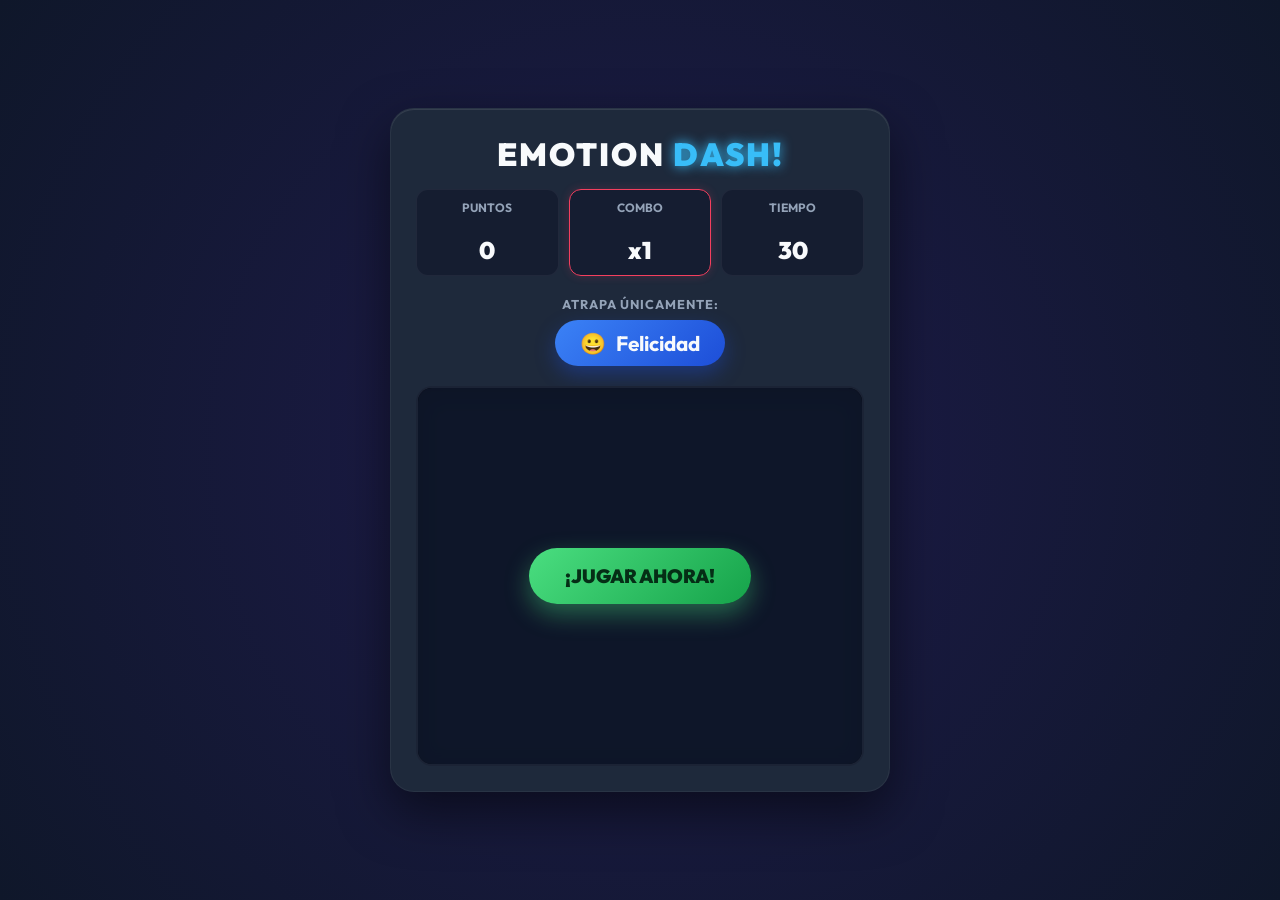
<file: atrapar.html>
<!DOCTYPE html>
<html lang="es">
<head>
    <meta charset="UTF-8">
    <meta name="viewport" content="width=device-width, initial-scale=1.0">
    <title>Emotion Dash! - ¡Atrapa el Flow!</title>
    <link rel="stylesheet" href="atrapar.css">
    <!-- Importamos una fuente más gamer/moderna desde Google Fonts -->
    <link href="https://fonts.googleapis.com/css2?family=Outfit:wght@400;700;900&display=swap" rel="stylesheet">
</head>
<body>

    <div class="game-card">
        <header>
            <h1>EMOTION <span class="pop-text">DASH!</span></h1>
            <div class="stats-bar">
                <div class="stat-box">
                    <span class="label">PUNTOS</span>
                    <span id="score" class="value">0</span>
                </div>
                <div class="stat-box highlight">
                    <span class="label">COMBO</span>
                    <span id="combo" class="value">x1</span>
                </div>
                <div class="stat-box">
                    <span class="label">TIEMPO</span>
                    <span id="time" class="value">30</span>
                </div>
            </div>
        </header>

        <div class="target-zone">
            <p>ATRAPA ÚNICAMENTE:</p>
            <div id="target-display" class="target-bubble">
                <span id="target-emoji">😀</span>
                <span id="target-name">Felicidad</span>
            </div>
        </div>

        <div id="stage">
            <!-- Las emociones estallarán aquí -->
            <div id="start-screen" class="overlay">
                <button id="start-btn">¡JUGAR AHORA!</button>
            </div>
        </div>
    </div>

    <script src="puntajes.js"></script>
    <script src="atrapar.js"></script>
</body>
</html>
</file>
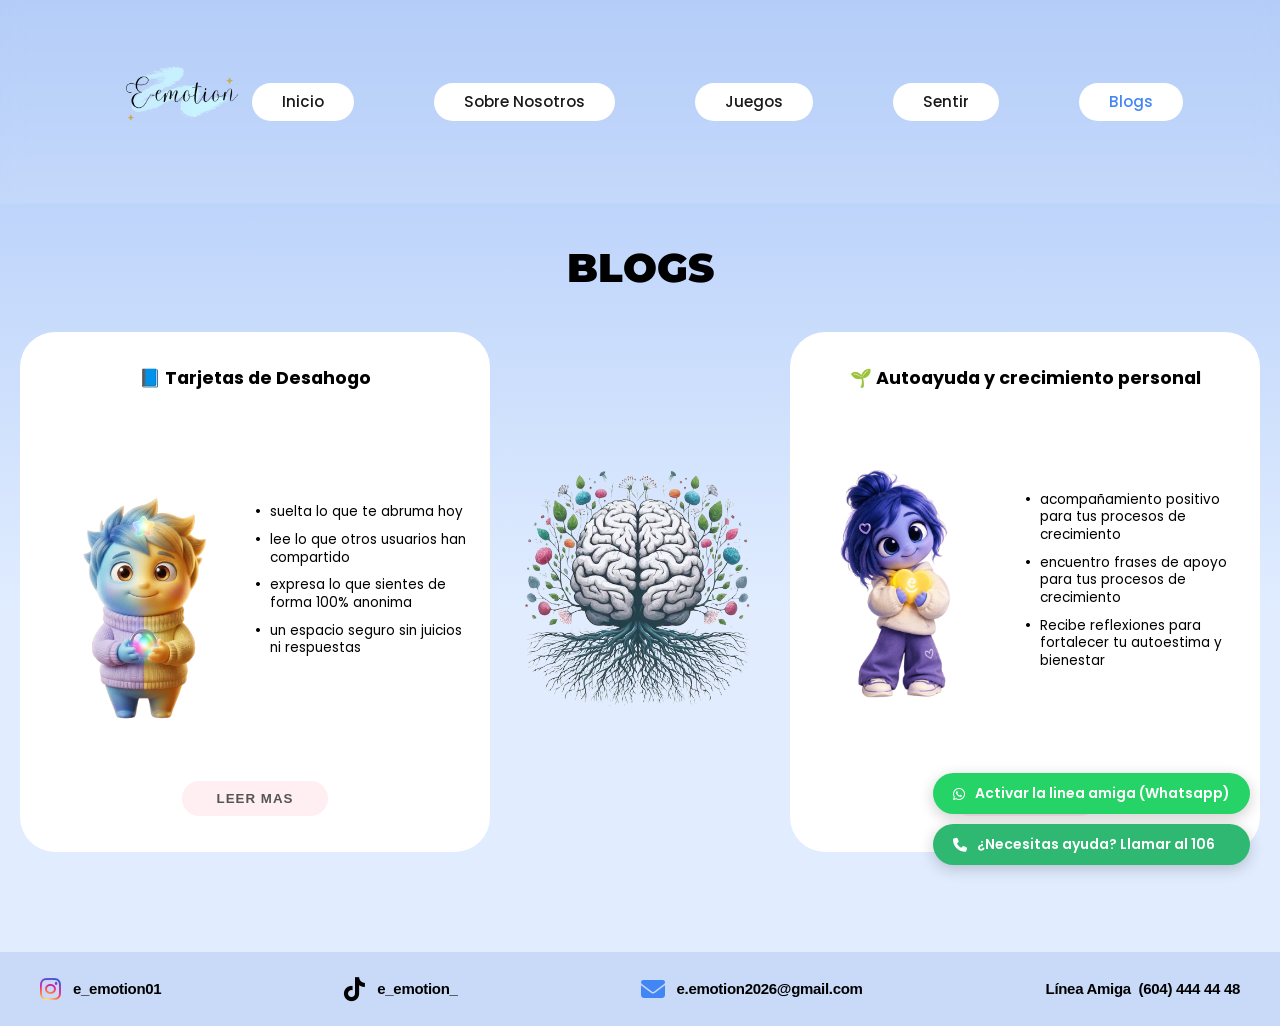
<file: Blogs.html>
<!DOCTYPE html>
<html lang="es">
<head>
    <meta charset="UTF-8">
    <meta name="viewport" content="width=device-width, initial-scale=1.0">
    <title>E-emotion - Blogs</title>
    <link rel="stylesheet" href="CSS/style.css">
    
    <link rel="stylesheet" href="https://cdnjs.cloudflare.com/ajax/libs/font-awesome/6.4.2/css/all.min.css">

    <style>
        @import url('https://fonts.googleapis.com/css2?family=Montserrat:ital,wght@0,900;1,900&family=Poppins:wght@300;400;600&display=swap');
    </style>
</head>
<body>

    <div class="dj-circle"></div>
    
    <header class="header">
        <div class="logo">
            <img src="imagenes/logo sin fondo.png" alt="logo sitio web">
        </div>
        <nav class="navbar">
            <ul>
                <li><a href="index.html">Inicio</a></li>
                <li><a href="Sobre nosotros.html">Sobre Nosotros</a></li>
                <li><a href="juegos.html">Juegos</a></li>
                <li><a href="Test.html">Sentir </a></li>
                <li><a href="Blogs.html" class="active">Blogs</a></li>
            </ul>
        </nav>
    </header>

    <main class="blogs-section">
        <h1 class="section-title">BLOGS</h1>
        
        <div class="blogs-container">
            
            <section class="blog-card" id="card-guias">
                <h2>📘 Tarjetas de Desahogo</h2>
                
                <div class="blog-card-content" id="contenido-estatico-guias">
                    <div class="img-container-left">
                        <img src="imagenes/img.blogs.png" class="img-guias" alt="Tristeza y Alegría">
                    </div>
                    <div class="blog-card-text">
                        <ul>
                             <li>suelta lo que te abruma hoy</li>
                            <li>lee lo que otros usuarios han compartido</li>
                            <li>expresa lo que sientes de forma 100% anonima</li>
                            <li>un espacio seguro sin juicios ni respuestas</li>
                        </ul>
                    </div>
                </div>
                
                <div id="muro-ansiedad" class="contenido-interactivo despliegue-oculto">
                    <div class="formulario-liberacion">
                        <h3>¿Qué te gustaría soltar hoy?</h3>
                        <p class="subtitulo-interactivo">Escribe aquí aquello que deseas liberar de forma 100% anónima. Este es un espacio seguro para soltar tus pensamientos; ten presente que tus palabras no recibirán respuesta ni juicio, simplemente se irán para darte tranquilidad. 💜.</p>
                        <textarea id="nota-usuario" maxlength="200" placeholder="Escribe aquí lo que te abruma... (máx. 200 caracteres)"></textarea>
                        <button class="btn-interactivo-enviar" onclick="soltarPensamiento()">Soltar pensamiento</button>
                    </div>

                    <div class="divisor-sutil"></div>

                    <div class="muro-notas-grid" id="contenedor-muro">
                        <div class="tarjeta-nota nota-azul">"A veces siento que no voy al ritmo de los demás, pero hoy me perdono por eso."</div>
                        <div class="tarjeta-nota nota-rosa">"El sobrepensar me agota, pero estoy aprendiendo a regresar al presente."</div>
                        <div class="tarjeta-nota nota-lavanda">"Está bien no tener todo bajo control todo el tiempo."</div>
                    </div>
                </div>

                <button id="btn-master-guias" onclick="mostrarMuroGuias()">LEER MAS</button>
            </section>

            <img src="imagenes/cerebro.glo.png" class="center-brain" alt="Cerebro emocional">

            <section class="blog-card" id="card-autoayuda">
                <h2>🌱 Autoayuda y crecimiento personal</h2>
                
                <div class="blog-card-content" id="contenido-estatico-autoayuda">
                    <img src="imagenes/nueva.png" class="img-autoayuda" alt="Alegría">
                    <div class="blog-card-text">
                        <ul>
                        
                            <li>acompañamiento positivo para  tus procesos de crecimiento</li>
                            <li>⁠encuentro frases de apoyo para tus procesos de crecimiento</li>
                            <li>Recibe reflexiones para fortalecer tu autoestima y bienestar </li>
                        </ul>
                    </div>
                </div>
                
                <div id="generador-impulsos" class="contenido-interactivo despliegue-oculto">
                    <div class="contenedor-generador">
                        <h3>Tu impulso de bienestar diario</h3>
                        <p class="subtitulo-interactivo">Haz clic abajo para recibir una dosis de inspiración para tu evolución</p>
                        
                        <div class="recuadro-frase">
                            <p id="texto-afirmacion">"Tu valor no disminuye por los errores del pasado. Hoy es una nueva oportunidad."</p>
                        </div>
                        
                        <button class="btn-interactivo-generar" onclick="generarNuevaFrase()">Recibir frase de apoyo</button>
                    </div>
                </div>

                <button id="btn-master-autoayuda" onclick="mostrarGeneradorAutoayuda()">LEER MAS</button>
            </section>

        </div>
    </main>
    <footer class="custom-footer">

    <div class="footer-container">
        
        <a href="https://www.instagram.com/e_emotion01?igsh=MWoxMTg4eGlrMnR6Yw%3D%3D&utm_source=qr" target="_blank" class="footer-item">
            <i class="fa-brands fa-instagram icon-instagram"></i>
            <span class="footer-text">e_emotion01</span>
        </a>

        <a href="https://www.tiktok.com/@e_emotion_?is_from_webapp=1&sender_device=pc" target="_blank" class="footer-item">
            <i class="fa-brands fa-tiktok icon-tiktok"></i>
            <span class="footer-text">e_emotion_</span>
        </a>

        <a href="https://mail.google.com/mail/?view=cm&fs=1&to=e.emotion2026@gmail.com&su=Contacto" class="footer-item">
            <i class="fa-solid fa-envelope icon-email"></i>
            <span class="footer-text">e.emotion2026@gmail.com</span>
        </a>

        <a href="tel:+574444448" class="footer-item phone-item">
            <span class="footer-text weight-bold">Línea Amiga &nbsp;(604) 444 44 48</span>
        </a>

    </div>
</footer>
<!-- Contenedor Flotante de Ayuda -->
    <div class="ayuda-flotante-container">
        <!-- 💚 Botón 1: WhatsApp Oficial del Distrito de Medellín (Ideal para PC y Móvil) 💚 -->
        <a href="https://api.whatsapp.com/send?phone=573016044444&text=Hola,%20necesito%20orientaci%C3%B3n%20psicol%C3%B3gica" 
           target="_blank" 
           rel="noopener noreferrer" 
           class="btn-ayuda btn-whatsapp" 
           title="Chatear con el WhatsApp Oficial de Medellín">
            <i class="fa-brands fa-whatsapp"></i>
            <span>Activar la linea amiga (Whatsapp)</span>
        </a>

        <!-- 📞 Botón 2: Llamada directa a la Línea Amiga 106 📞 -->
        <a href="tel:106" class="btn-ayuda btn-106" title="Llamar a la Línea Amiga 106">
            <i class="fa-solid fa-phone"></i>
            <span> ¿Necesitas ayuda? Llamar al 106</span>
        </a>
    </div>
    <script src="blogs.js"></script>
    <script src="navbar.js"></script>
    <script src="contador_ayuda.js"></script>
</body>
</html>
</file>
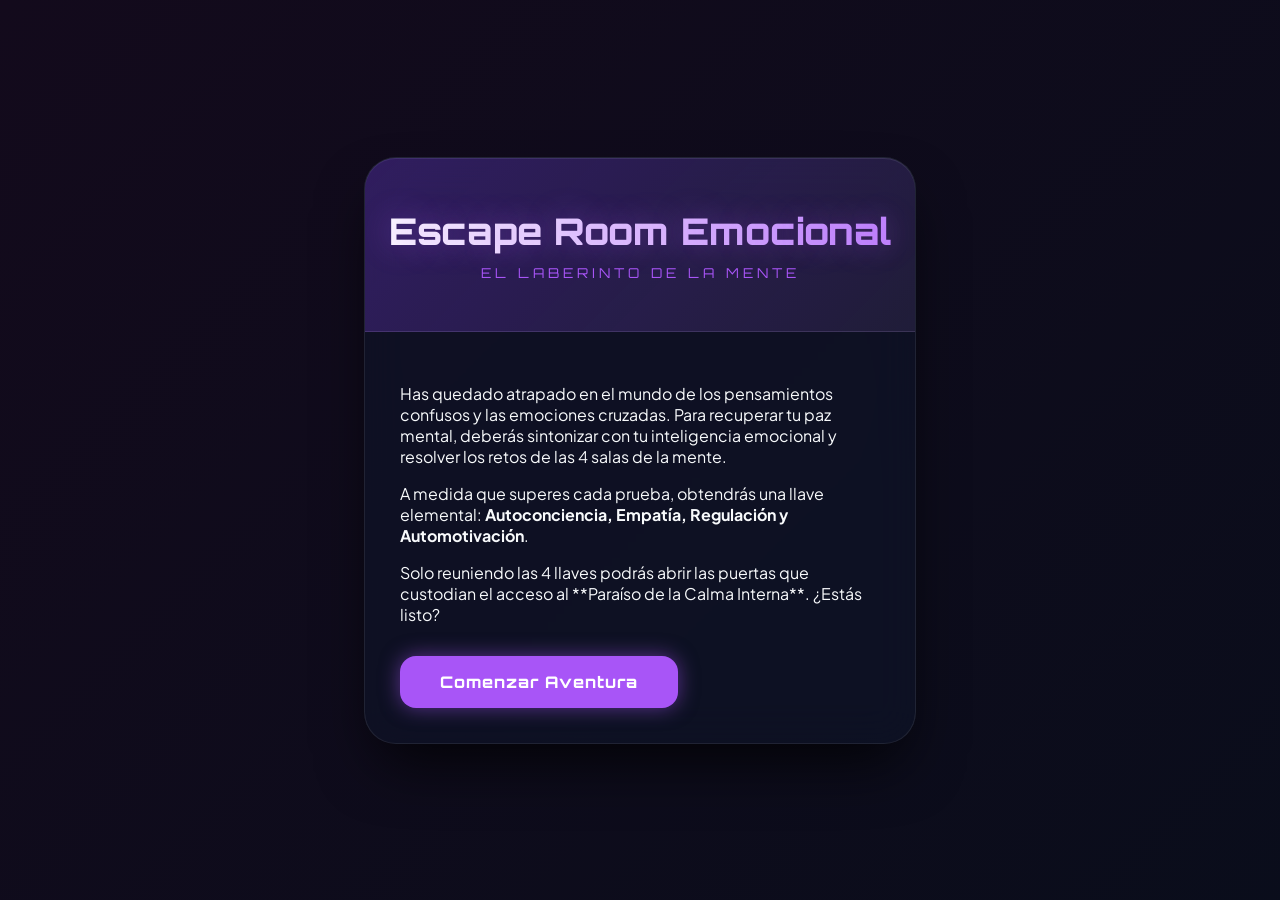
<file: escape.html>
<!DOCTYPE html>
<html lang="es">
<head>
    <meta charset="UTF-8">
    <meta name="viewport" content="width=device-width, initial-scale=1.0">
    <title>Escape Room Emocional - El Paraíso</title>
    <link rel="stylesheet" href="escape.css">
</head>
<body>

    <!-- --- PANTALLA DE INICIO --- -->
    <main id="start-screen" class="screen active">
        <header class="hero-banner">
            <h1>Escape Room Emocional</h1>
            <p class="subtitle">El laberinto de la mente</p>
        </header>
        <section class="content">
            <p>Has quedado atrapado en el mundo de los pensamientos confusos y las emociones cruzadas. Para recuperar tu paz mental, deberás sintonizar con tu inteligencia emocional y resolver los retos de las 4 salas de la mente.</p>
            <p>A medida que superes cada prueba, obtendrás una llave elemental: <strong>Autoconciencia, Empatía, Regulación y Automotivación</strong>.</p>
            <p>Solo reuniendo las 4 llaves podrás abrir las puertas que custodian el acceso al **Paraíso de la Calma Interna**. ¿Estás listo?</p>
            <button class="btn-main glow-purple" onclick="changeScreen('sala1')">Comenzar Aventura</button>
        </section>
    </main>

    <!-- --- SALA 1: ADIVINA LA EMOCIÓN --- -->
    <main id="sala1" class="screen">
        <header class="room-header color-sala1">
            <h2>Sala 1: El Espejo del Alma</h2>
            <div class="progress"><span style="width: 25%"></span></div>
        </header>
        <section class="content">
            <p>Analiza la situación e identifica la emoción primaria para obtener tu primera llave:</p>
            
            <article class="scenario-box">
                <span class="emoji-display">🎭</span>
                <p><em>"Mateo ha preparado una exposición durante semanas. Justo antes de salir al escenario, sus manos tiemblan, su corazón late muy rápido y piensa que todo saldrá mal."</em></p>
            </article>

            <nav class="options-grid">
                <button class="btn-option" onclick="checkSala1('Ira')">Ira</button>
                <button class="btn-option" onclick="checkSala1('Miedo / Ansiedad')">Miedo / Ansiedad</button>
                <button class="btn-option" onclick="checkSala1('Tristeza')">Tristeza</button>
                <button class="btn-option" onclick="checkSala1('Asco')">Asco</button>
            </nav>
            <p id="feedback-sala1" class="feedback"></p>
        </section>
    </main>

    <!-- --- TRANSICIÓN 1 --- -->
    <main id="transition1" class="screen page-center">
        <section class="content">
            <h2>¡Excelente Introspección! 🔑</h2>
            <p class="key-icon">🗝️</p>
            <p>Has reconocido el <strong>Miedo/Ansiedad</strong>. Esta emoción es una señal de alerta que intenta protegerte, aunque a veces exagera el peligro.</p>
            <p>Consigues la <strong>Llave de la Autoconciencia</strong>.</p>
            <button class="btn-main" onclick="startSala2()">Ir a la Sala 2</button>
        </section>
    </main>

    <!-- --- SALA 2: MEMORIA EMOCIONAL --- -->
    <main id="sala2" class="screen">
        <header class="room-header color-sala2">
            <h2>Sala 2: Conexiones Empáticas</h2>
            <div class="progress"><span style="width: 50%"></span></div>
        </header>
        <section class="content">
            <p>Encuentra las parejas de expresiones idénticas para sincronizar tu empatía.</p>
            <nav class="memory-grid" id="memory-grid"><!-- JS genera las cartas --></nav>
            <p id="feedback-sala2" class="feedback"></p>
        </section>
    </main>

    <!-- --- TRANSICIÓN 2 --- -->
    <main id="transition2" class="screen page-center">
        <section class="content">
            <h2>¡Mente Sincronizada! 🔑</h2>
            <p class="key-icon">🗝️</p>
            <p>Al emparejar los rostros, ejercitas tu capacidad de leer el lenguaje no verbal de los demás.</p>
            <p>Consigues la <strong>Llave de la Empatía</strong>.</p>
            <button class="btn-main" onclick="changeScreen('sala3')">Ir a la Sala 3</button>
        </section>
    </main>

    <!-- --- SALA 3: REGULACIÓN EMOCIONAL --- -->
    <main id="sala3" class="screen">
        <header class="room-header color-sala3">
            <h2>Sala 3: El Termómetro del Autocontrol</h2>
            <div class="progress"><span style="width: 75%"></span></div>
        </header>
        <section class="content">
            <p>Tu termómetro emocional está hirviendo debido a un momento de alta frustración (¡100°C!).</p>
            
            <figure class="thermometer-area">
                <span class="thermo-bar"><mark id="thermo-fill" style="height: 100%;"></mark></span>
                <figcaption id="thermo-text">100°C - ¡Ira Total!</figcaption>
            </figure>

            <p>Elige las acciones correctas para enfriar el termómetro hasta los 20°C (Calma):</p>

            <nav class="actions-list">
                <button class="btn-action" onclick="coolDown(1, -40, this)">Respirar profundamente en 4 tiempos (Caja de respiración)</button>
                <button class="btn-action" onclick="coolDown(2, 30, this)">Gritarle a alguien para desahogar el impacto</button>
                <button class="btn-action" onclick="coolDown(3, -40, this)">Tomar distancia física de la situación (Tiempo fuera)</button>
                <button class="btn-action" onclick="coolDown(4, 20, this)">Actuar de inmediato sin pensar</button>
            </nav>
            <p id="feedback-sala3" class="feedback"></p>
        </section>
    </main>

    <!-- --- TRANSICIÓN 3 --- -->
    <main id="transition3" class="screen page-center">
        <section class="content">
            <h2>¡Termómetro Regulado! 🔑</h2>
            <p class="key-icon">🗝️</p>
            <p>Lograste enfriar el termómetro. La impulsividad aviva el fuego, mientras que la pausa consciente lo mitiga.</p>
            <p>Consigues la <strong>Llave de la Regulación</strong>.</p>
            <button class="btn-main" onclick="changeScreen('sala4')">Ir a la Última Sala</button>
        </section>
    </main>

    <!-- --- SALA 4: CÓDIGO DE AUTOMOTIVACIÓN --- -->
    <main id="sala4" class="screen">
        <header class="room-header color-sala4">
            <h2>Sala 4: El Código de la Resiliencia</h2>
            <div class="progress"><span style="width: 90%"></span></div>
        </header>
        <section class="content">
            <p>Estás frente al gran portón ancestral. Ordena los conceptos de arriba hacia abajo haciendo clic en los botones:</p>
            
            <section class="sequence-game">
                <ol class="slots-container" id="slots-container">
                    <li class="slot">1. ¿Por qué lo hago?</li>
                    <li class="slot">2. El primer paso</li>
                    <li class="slot">3. No rendirse</li>
                    <li class="slot">4. Meta alcanzada</li>
                </ol>
                
                <nav class="options-sequence" id="options-sequence">
                    <button class="btn-seq" onclick="selectSequence('Persistencia', this)">Persistencia</button>
                    <button class="btn-seq" onclick="selectSequence('Propósito', this)">Propósito</button>
                    <button class="btn-seq" onclick="selectSequence('Logro', this)">Logro</button>
                    <button class="btn-seq" onclick="selectSequence('Acción', this)">Acción</button>
                </nav>
            </section>

            <footer class="action-footer">
                <button class="btn-main font-glow" onclick="checkSala4()">✨ Insertar Llaves y Abrir el Paraíso ✨</button>
                <button class="btn-secondary" onclick="resetSequence()">Reiniciar</button>
            </footer>
            <p id="feedback-sala4" class="feedback"></p>
        </section>
    </main>

    <!-- --- PANTALLA FINAL: EL PARAÍSO EMOCIONAL --- -->
    <main id="victory-screen" class="screen paradise-theme">
        <header class="paradise-gates">
            <h1>¡BIENVENIDO AL PARAÍSO MENTAL! 🕊️✨</h1>
            <p class="paradise-subtitle">El santuario del equilibrio y la paz interior</p>
        </header>
        <section class="content">
            <p class="paradise-intro">Las compuertas del caos se cierran y una brisa cálida inunda tu mente. Has transformado el laberinto en armonía usando tus 4 llaves maestras:</p>
            <ul class="paradise-list">
                <li>🌸 <strong>Autoconciencia:</strong> Tu luz para no caminar a ciegas en tus tormentas.</li>
                <li>🤝 <strong>Empatía:</strong> El puente dorado para conectar sanamente con el mundo.</li>
                <li>🍃 <strong>Regulación:</strong> Tu escudo de calma que apaga cualquier incendio de ira.</li>
                <li>☀️ <strong>Automotivación:</strong> El motor resiliente que te impulsa hacia tus sueños.</li>
            </ul>
            <p class="paradise-quote"><strong>El paraíso no es un lugar sin problemas, es un estado mental capaz de atravesarlos sin perder la paz.</strong></p>
            <button class="btn-paradise" onclick="resetGame()">Regresar al Mundo Real</button>
        </section>
    </main>

    <script src="puntajes.js"></script>
    <script src="escape.js"></script>
</body>
</html>
</file>
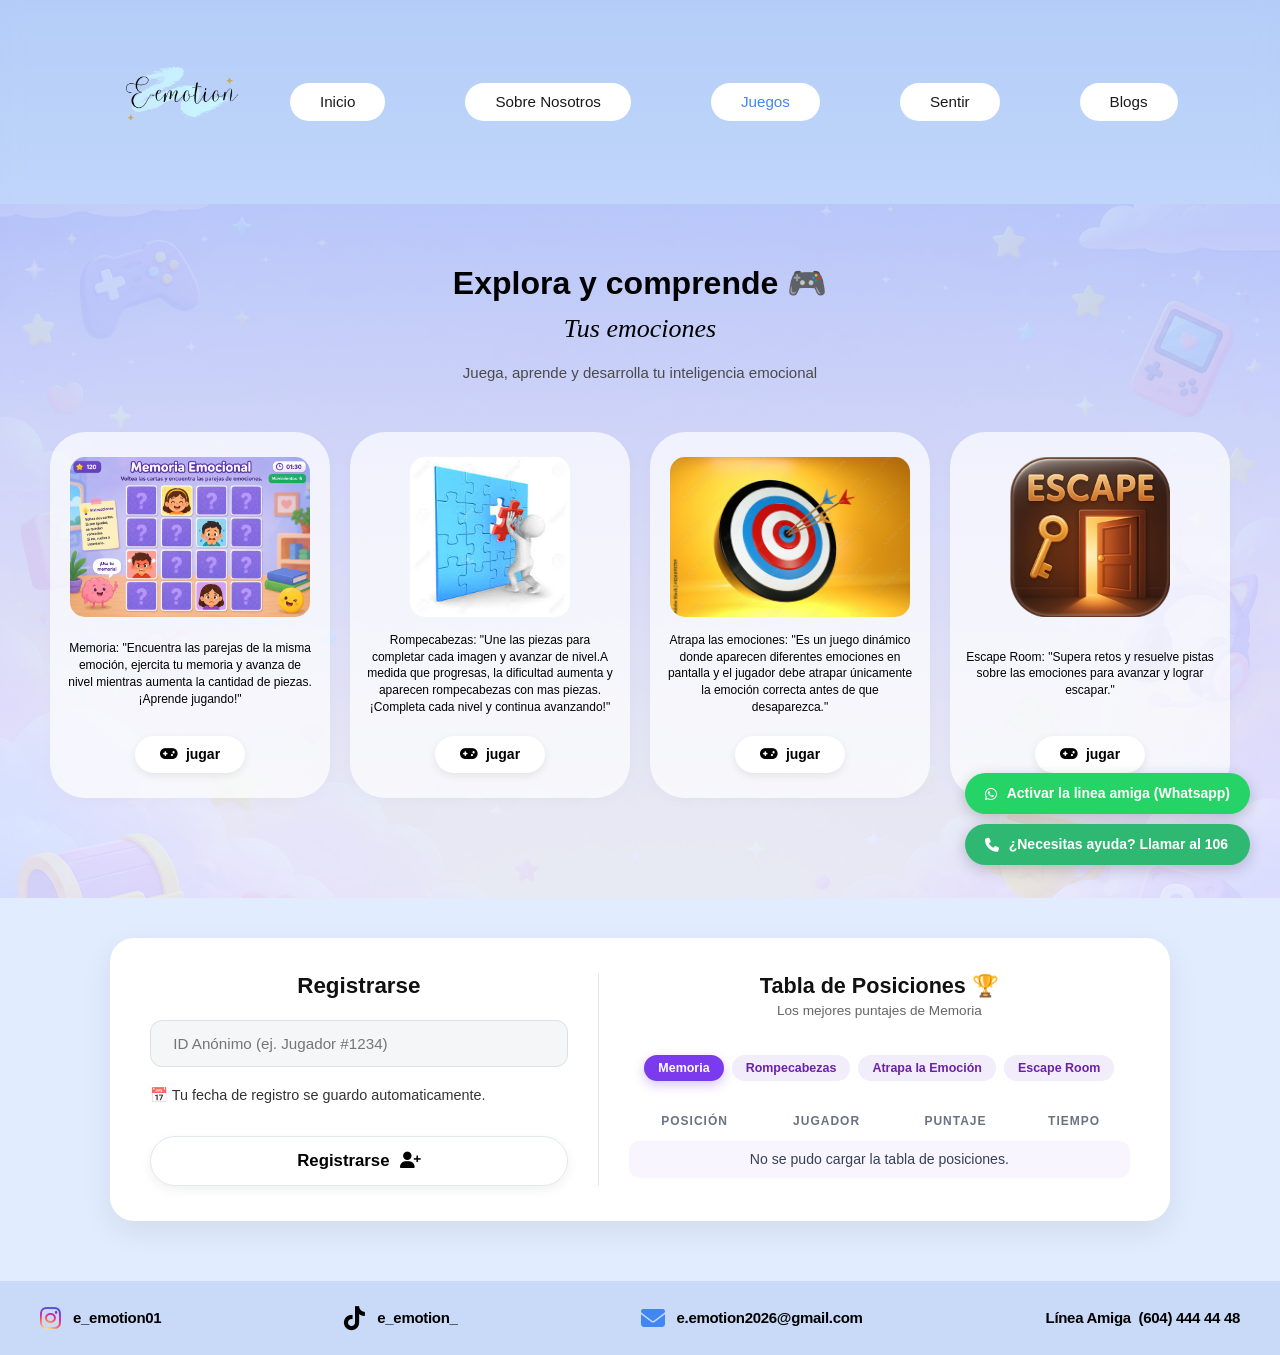
<file: juegos.html>
<!DOCTYPE html>
<html lang="es">
<head>
    <meta charset="UTF-8">
    <meta name="viewport" content="width=device-width, initial-scale=1.0">
    <title>E-emotion - Juegos</title>
    <!-- CSS Externo -->
    <link rel="stylesheet" href="CSS/style.css">
    <!-- FontAwesome para Íconos -->
    <link rel="stylesheet" href="https://cdnjs.cloudflare.com/ajax/libs/font-awesome/6.4.0/css/all.min.css">
</head>
<body>
    <div class="dj-circle"></div>
    
    <!-- HEADER -->
    <header class="header">
        <div class="logo">
            <img src="imagenes/logo sin fondo.png" alt="logo sitio web">
        </div>
        <nav class="navbar">
            <ul>
                <li><a href="index.html">Inicio</a></li>
                <li><a href="Sobre nosotros.html">Sobre Nosotros</a></li>
                <li><a href="juegos.html" class="active">Juegos</a></li>
                <li><a href="Test.html">Sentir</a></li>
                <li><a href="Blogs.html">Blogs</a></li>
            </ul>
        </nav>
    </header>

    <!-- SECCIÓN DE JUEGOS -->
    <section class="games-section">
        <div class="games-header">
          <h1>Explora y comprende 🎮</h1>
          <h2>Tus emociones</h2>
          <p>Juega, aprende y desarrolla tu inteligencia emocional</p>
        </div>

        <div class="cards-container">
            <div class="game-card">
                <div class="image-emotion">
                    <img src="imagenes/apareamiento.png" alt="Relacionar emociones">
                </div>
                <p class="game-description">
                    Memoria: "Encuentra las parejas de la misma emoción, ejercita tu memoria y avanza de nivel mientras aumenta la cantidad de piezas. ¡Aprende jugando!"
                </p>
                <a href="Memoria.html" target="_blank" class="btn-play">
                    <i class="fa-solid fa-gamepad"></i> jugar
                </a>
            </div>

            <div class="game-card">
                <div class="image-emotion">
                    <img src="imagenes/rompecabezas juego.jpg" alt="Rompecabezas">
                </div>
                <p class="game-description">
                    Rompecabezas: "Une las piezas para completar cada imagen y avanzar de nivel.A medida que progresas, la dificultad aumenta y aparecen rompecabezas con mas piezas.¡Completa cada nivel y continua avanzando!"
                </p>
                <a href="rompecabezas.html" target="_blank" class="btn-play">
                    <i class="fa-solid fa-gamepad"></i> jugar
                </a>
            </div>

            <div class="game-card">
                <div class="image-emotion">
                    <img src="imagenes/atrapar juego.jpg" alt="Atrapar la emoción">
                </div>
                <p class="game-description">
                    Atrapa las emociones: "Es un juego dinámico donde aparecen diferentes emociones en pantalla y el jugador debe atrapar únicamente la emoción correcta antes de que desaparezca."
                </p>
                <a href="atrapar.html" target="_blank" class="btn-play">
                    <i class="fa-solid fa-gamepad"></i> jugar
                </a>
            </div>

            <div class="game-card">
                <div class="image-emotion">
                    <img src="imagenes/escape juego.webp" alt="Escape Room">
                </div>
                <p class="game-description">
                    Escape Room: "Supera retos y resuelve pistas sobre las emociones para avanzar y lograr escapar."
                </p>
                <a href="escape.html" target="_blank" class="btn-play">
                    <i class="fa-solid fa-gamepad"></i> jugar
                </a>
            </div>
        </div>
    </section>

  <!-- TARJETA SPLIT: REGISTRO + TABLA DE POSICIONES -->
<div class="auth-ranking-container">
    <div class="split-card">
        
        <!-- LADO IZQUIERDO: REGISTRO CON FECHA DIVIDIDA (AÑO -> MES -> DÍA) -->
        <section class="login-section">
            <h2>Registrarse</h2>
            <form id="registerForm" class="login-form">
                <div class="input-group">
                    <input type="text" id="reg-nombre" placeholder=" ID Anónimo (ej. Jugador #1234)" required>
                </div>

                <p class="fecha-auto" style="margin:4px 0 16px;font-size:.9rem;opacity:.8;">📅 Tu fecha de registro se guardo automaticamente.</p>

                <button type="submit" class="btn-submit">
                    <span>Registrarse</span>
                    <i class="fa-solid fa-user-plus"></i>
                </button>
            </form>
        </section>

        <!-- DIVISOR VERTICAL -->
        <div class="divider"></div>

        <!-- LADO DERECHO: TABLA DE POSICIONES -->
        <section class="ranking-card-split">
            <div class="ranking-header">
                <h2>Tabla de Posiciones 🏆</h2>
                <p id="subtitulo-juego">Los mejores puntajes de Memoria</p>
            </div>

            <!-- Botones de filtro -->
            <div class="tabs-juegos">
                <button class="tab-btn active" data-juego="memoria">Memoria</button>
                <button class="tab-btn" data-juego="rompecabezas">Rompecabezas</button>
                <button class="tab-btn" data-juego="diana">Atrapa la Emoción</button>
                <button class="tab-btn" data-juego="escape">Escape Room</button>
            </div>

            <table class="tabla-ranking">
                <thead>
                    <tr>
                        <th>POSICIÓN</th>
                        <th>JUGADOR</th>
                        <th>PUNTAJE</th>
                        <th>TIEMPO</th>
                    </tr>
                </thead>
                <tbody id="filas-ranking"></tbody>
            </table>
        </section>
    </div>
</div>


    <!-- FOOTER -->
    <footer class="custom-footer">
        <div class="footer-container">
            <a href="https://www.instagram.com/e_emotion01?igsh=MWoxMTg4eGlrMnR6Yw%3D%3D&utm_source=qr" target="_blank" class="footer-item">
                <i class="fa-brands fa-instagram icon-instagram"></i>
                <span class="footer-text">e_emotion01</span>
            </a>

            <a href="https://www.tiktok.com/@e_emotion_?is_from_webapp=1&sender_device=pc" target="_blank" class="footer-item">
                <i class="fa-brands fa-tiktok icon-tiktok"></i>
                <span class="footer-text">e_emotion_</span>
            </a>

            <a href="https://mail.google.com/mail/?view=cm&fs=1&to=e.emotion2026@gmail.com&su=Contacto" class="footer-item">
                <i class="fa-solid fa-envelope icon-email"></i>
                <span class="footer-text">e.emotion2026@gmail.com</span>
            </a>

            <a href="tel:+574444448" class="footer-item phone-item">
                <span class="footer-text weight-bold">Línea Amiga &nbsp;(604) 444 44 48</span>
            </a>
        </div>
    </footer>

    <!-- BOTONES FLOTANTES DE AYUDA -->
    <div class="ayuda-flotante-container">
        <a href="https://api.whatsapp.com/send?phone=573016044444&text=Hola,%20necesito%20orientaci%C3%B3n%20psicol%C3%B3gica" 
           target="_blank" 
           rel="noopener noreferrer" 
           class="btn-ayuda btn-whatsapp" 
           title="Chatear con el WhatsApp Oficial de Medellín">
            <i class="fa-brands fa-whatsapp"></i>
            <span>Activar la linea amiga (Whatsapp)</span>
        </a>

        <a href="tel:106" class="btn-ayuda btn-106" title="Llamar a la Línea Amiga 106">
            <i class="fa-solid fa-phone"></i>
            <span> ¿Necesitas ayuda? Llamar al 106</span>
        </a>
    </div>

    <!-- MODAL REGISTRO DE PUNTAJE -->
    <div id="modal-registro" class="modal-overlay" style="display: none;">
        <div class="modal-card">
            <h3>¡Partida Completada! 🎉</h3>
            <p>Ingresa tu nombre para guardar tu puntaje en la Tabla de Posiciones.</p>
            
            <form id="form-registro" onsubmit="guardarPuntaje(event)">
                <div class="input-grupo">
                    <label for="nombre-jugador">Nombre o Apodo:</label>
                    <input type="text" id="nombre-jugador" placeholder="Ej. Camila R." required maxlength="20">
                </div>

                <input type="hidden" id="registro-juego" value="memoria">
                <input type="hidden" id="registro-puntaje" value="0">
                <input type="hidden" id="registro-tiempo" value="0s">

                <div class="modal-botones">
                    <button type="button" class="btn-cancelar" onclick="cerrarModal()">Omitir</button>
                    <button type="submit" class="btn-guardar">Guardar Puntaje</button>
                </div>
            </form>
        </div>
    </div>

    <!-- JavaScript Externo -->
    <script src="juegos.js"></script>
    <script src="navbar.js"></script>
    <script src="contador_ayuda.js"></script>
</body>
</html>
</file>
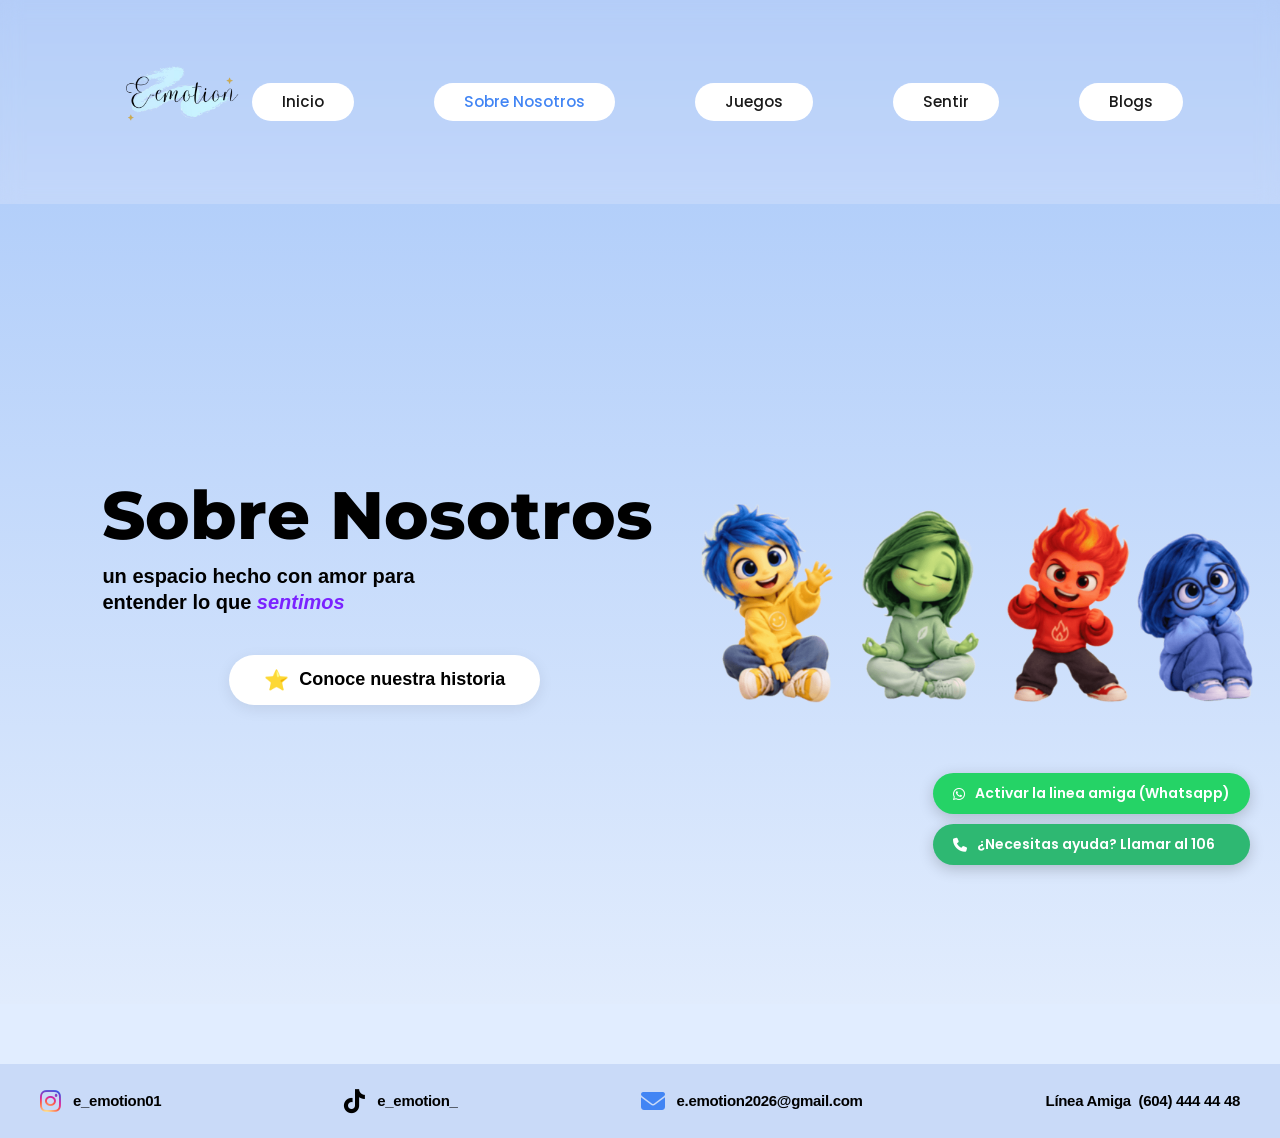
<file: Sobre nosotros.html>
<!DOCTYPE html>
<html lang="es">
<head>
    <meta charset="UTF-8">
    <meta name="viewport" content="width=device-width, initial-scale=1.0">
    <title>E-emotion</title>
    <link rel="stylesheet" href="CSS/style.css">
    
    <link rel="stylesheet" href="https://cdnjs.cloudflare.com/ajax/libs/font-awesome/6.4.2/css/all.min.css">
    
    <style>
        @import url('https://fonts.googleapis.com/css2?family=Montserrat:ital,wght@0,900;1,900&family=Poppins:wght@300;400;600&display=swap');
    </style>
</head>
<body>

    <div class="dj-circle sobrenosotros"></div>
    
    <header class="header">
        <div class="logo">
            <img src="imagenes/logo sin fondo.png" alt="logo sitio web">
        </div>
        <nav class="navbar">
            <ul>
                <li><a href="index.html">Inicio</a></li>
                <li><a href="Sobre nosotros.html" class="active">Sobre Nosotros</a></li>
                <li><a href="juegos.html">Juegos</a></li>
                <li><a href="Test.html">Sentir </a></li>
                <li><a href="Blogs.html">Blogs</a></li>
            </ul>
        </nav>
    </header>

    <div class="emotion-container"> 

        <section class="hero-text">
            <h1>Sobre Nosotros</h1>
            <p>un espacio hecho con amor para <br>entender lo que <span>sentimos</span></p>
            <div class="hero-cta">
              <a href="sobre.html" class="btn-main"><span>⭐</span>Conoce nuestra historia</a>
            
        </section>

        <section class="hero-image sobrenosotros">
            <img src="imagenes/sobrenosotros1.png" alt="Personajes de Intensamente">
        </section>
    </div>
    
<footer class="custom-footer">

    <div class="footer-container">
        
        <a href="https://www.instagram.com/e_emotion01?igsh=MWoxMTg4eGlrMnR6Yw%3D%3D&utm_source=qr" target="_blank" class="footer-item">
            <i class="fa-brands fa-instagram icon-instagram"></i>
            <span class="footer-text">e_emotion01</span>
        </a>

        <a href="https://www.tiktok.com/@e_emotion_?is_from_webapp=1&sender_device=pc" target="_blank" class="footer-item">
            <i class="fa-brands fa-tiktok icon-tiktok"></i>
            <span class="footer-text">e_emotion_</span>
        </a>

        <a href="https://mail.google.com/mail/?view=cm&fs=1&to=e.emotion2026@gmail.com&su=Contacto" class="footer-item">
            <i class="fa-solid fa-envelope icon-email"></i>
            <span class="footer-text">e.emotion2026@gmail.com</span>
        </a>

        <a href="tel:+574444448" class="footer-item phone-item">
            <span class="footer-text weight-bold">Línea Amiga &nbsp;(604) 444 44 48</span>
        </a>

    </div>
</footer>
<!-- Contenedor Flotante de Ayuda -->
    <div class="ayuda-flotante-container">
        <!-- 💚 Botón 1: WhatsApp Oficial del Distrito de Medellín (Ideal para PC y Móvil) 💚 -->
        <a href="https://api.whatsapp.com/send?phone=573016044444&text=Hola,%20necesito%20orientaci%C3%B3n%20psicol%C3%B3gica" 
           target="_blank" 
           rel="noopener noreferrer" 
           class="btn-ayuda btn-whatsapp" 
           title="Chatear con el WhatsApp Oficial de Medellín">
            <i class="fa-brands fa-whatsapp"></i>
            <span>Activar la linea amiga (Whatsapp)</span>
        </a>

        <!-- 📞 Botón 2: Llamada directa a la Línea Amiga 106 📞 -->
        <a href="tel:106" class="btn-ayuda btn-106" title="Llamar a la Línea Amiga 106">
            <i class="fa-solid fa-phone"></i>
            <span> ¿Necesitas ayuda? Llamar al 106</span>
        </a>
    </div>
      <script src="sobre.js"></script>
    <script src="navbar.js"></script>
    <script src="contador_ayuda.js"></script>
</body>
</html>
</file>
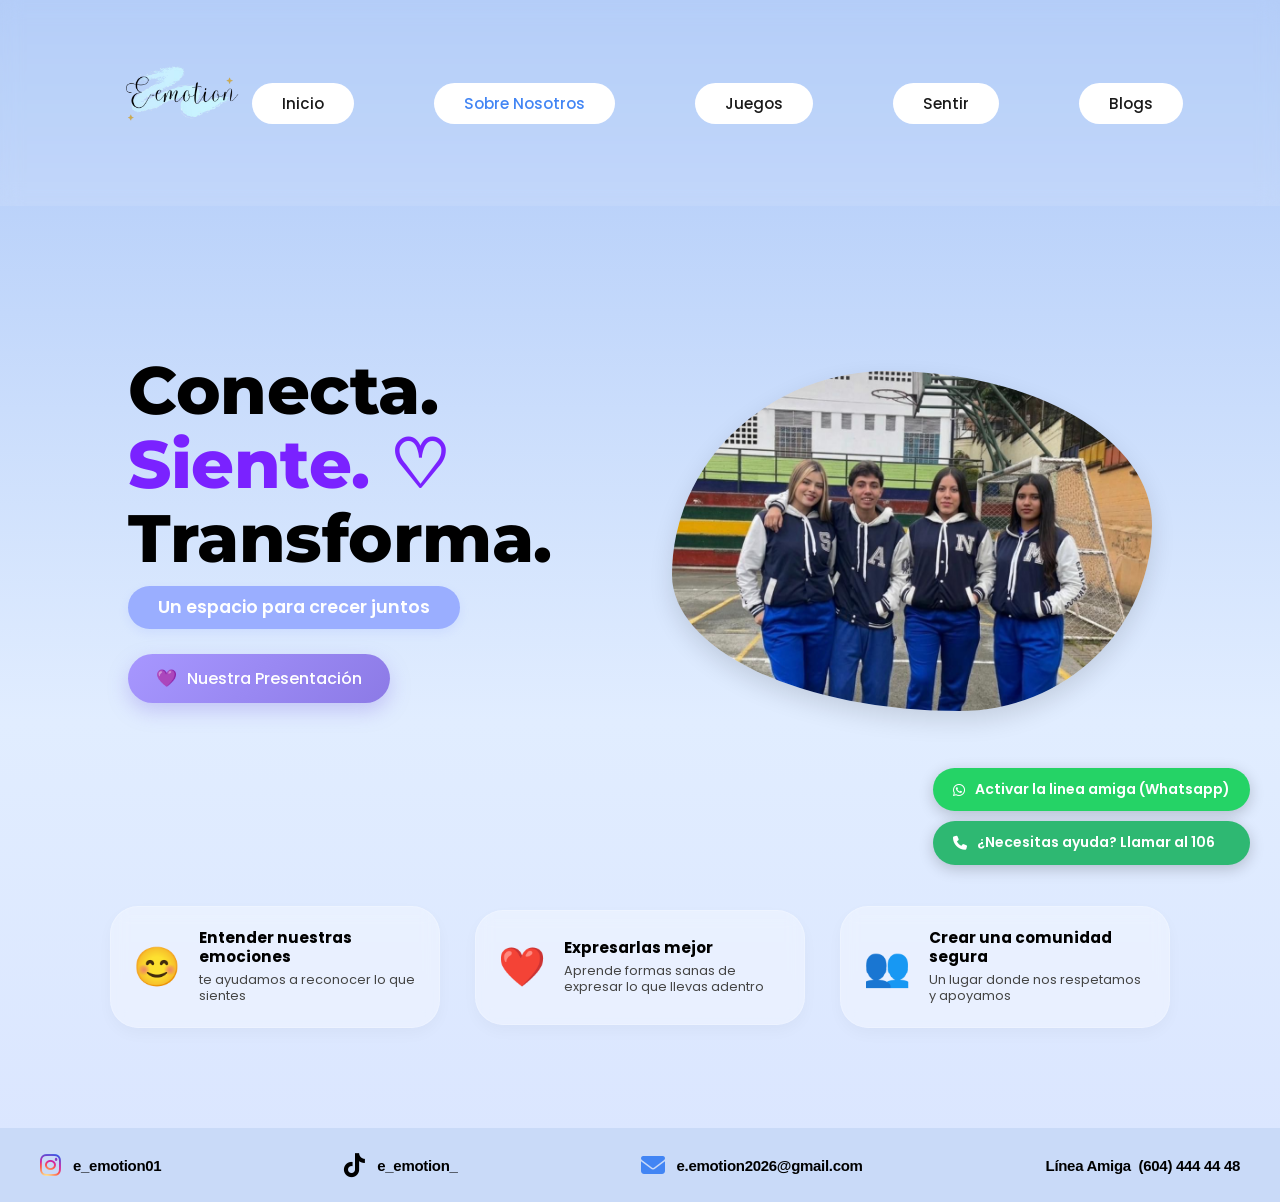
<file: sobre.html>
<!DOCTYPE html>
<html lang="es">
<head>
    <meta charset="UTF-8">
    <meta name="viewport" content="width=device-width, initial-scale=1.0">
    <title>E-emotion - Sobre Nosotros</title>
    
    <!-- Tipografías de Google Fonts -->
    <link rel="stylesheet" href="https://fonts.googleapis.com/css2?family=Montserrat:ital,wght@0,900;1,900&family=Poppins:wght@300;400;500;600&display=swap">
    
    <!-- Iconos de FontAwesome -->
    <link rel="stylesheet" href="https://cdnjs.cloudflare.com/ajax/libs/font-awesome/6.4.2/css/all.min.css">
    
    <!-- Enlace al archivo CSS externo -->
    <link rel="stylesheet" href="CSS/style.css">
</head>
<body class="container1">

    <div class="dj-circle sobre.html"></div>
    
    <header class="header">
        <div class="logo">
            <img src="imagenes/logo sin fondo.png" alt="logo sitio web">
        </div>
        <nav class="navbar sobre">
            <ul>
                <li><a href="index.html">Inicio</a></li>
                <li><a href="Sobre nosotros.html" class="active">Sobre Nosotros</a></li>
                <li><a href="juegos.html">Juegos</a></li>
                <li><a href="Test.html">Sentir</a></li>
                <li><a href="Blogs.html">Blogs</a></li>
            </ul>
        </nav>
    </header>

    <div class="emotion-container sobre"> 

        <section class="hero-text">
            <h1 class="hero-title">
                Conecta.<br>
                <span class="highlight-purple">Siente. ♡ ︎</span><br>
                Transforma.
            </h1>
            
            <p class="badge-text">Un espacio para crecer juntos</p>
            
            <!-- Botón de presentación -->
            <button id="btn-desplegar" type="button" class="btn-presentacion">
                <span class="icono-corazon">💜</span>
                <span>Nuestra Presentación</span>
            </button>

            <!-- Contenedor con el texto desplegable -->
            <div id="texto-presentacion" class="oculto">
                <p>Somos un equipo creativo y comprometido que busca crear un espacio seguro donde las personas puedan entender, expresar y compartir sus emociones. 💜</p>
            </div>

        </section>

        <section class="hero-image sobre">
            <div class="image-cloud-wrapper">
                <img src="imagenes/Nosotros.jpg" alt="Personajes de Intensamente">
            </div>
        </section>
        
    </div>

    <section class="features-container sobre">
        
        <div class="feature-card sobre">
            <div class="card-icon">😊</div>
            <div class="card-content">
                <h3>Entender nuestras emociones</h3>
                <p>te ayudamos a reconocer lo que sientes</p>
            </div>
        </div>

        <div class="feature-card sobre">
            <div class="card-icon">❤️</div>
            <div class="card-content">
                <h3>Expresarlas mejor</h3>
                <p>Aprende formas sanas de expresar lo que llevas adentro</p>
            </div>
        </div>

        <div class="feature-card sobre">
            <div class="card-icon">👥</div>
            <div class="card-content">
                <h3>Crear una comunidad segura</h3>
                <p>Un lugar donde nos respetamos y apoyamos</p>
            </div>
        </div>
        
    </section>
    
    <footer class="custom-footer">
        <div class="footer-container">
            
            <a href="https://www.instagram.com/e_emotion01?igsh=MWoxMTg4eGlrMnR6Yw%3D%3D&utm_source=qr" target="_blank" class="footer-item">
                <i class="fa-brands fa-instagram icon-instagram"></i>
                <span class="footer-text">e_emotion01</span>
            </a>

            <a href="https://www.tiktok.com/@e_emotion_?is_from_webapp=1&sender_device=pc" target="_blank" class="footer-item">
                <i class="fa-brands fa-tiktok icon-tiktok"></i>
                <span class="footer-text">e_emotion_</span>
            </a>

            <a href="https://mail.google.com/mail/?view=cm&fs=1&to=e.emotion2026@gmail.com&su=Contacto" class="footer-item">
                <i class="fa-solid fa-envelope icon-email"></i>
                <span class="footer-text">e.emotion2026@gmail.com</span>
            </a>

            <a href="tel:+574444448" class="footer-item phone-item">
                <span class="footer-text weight-bold">Línea Amiga &nbsp;(604) 444 44 48</span>
            </a>

        </div>
    </footer>

    <!-- Contenedor Flotante de Ayuda -->
    <div class="ayuda-flotante-container">
        <a href="https://api.whatsapp.com/send?phone=573016044444&text=Hola,%20necesito%20orientaci%C3%B3n%20psicol%C3%B3gica" 
           target="_blank" 
           rel="noopener noreferrer" 
           class="btn-ayuda btn-whatsapp" 
           title="Chatear con el WhatsApp Oficial de Medellín">
            <i class="fa-brands fa-whatsapp"></i>
            <span>Activar la linea amiga (Whatsapp)</span>
        </a>

        <a href="tel:106" class="btn-ayuda btn-106" title="Llamar a la Línea Amiga 106">
            <i class="fa-solid fa-phone"></i>
            <span>¿Necesitas ayuda? Llamar al 106</span>
        </a>
    </div>

    <!-- Enlace al archivo JavaScript -->
    <script src="sobre.js"></script>
    <script src="navbar.js"></script>
    <script src="contador_ayuda.js"></script>
</body>
</html>
</file>
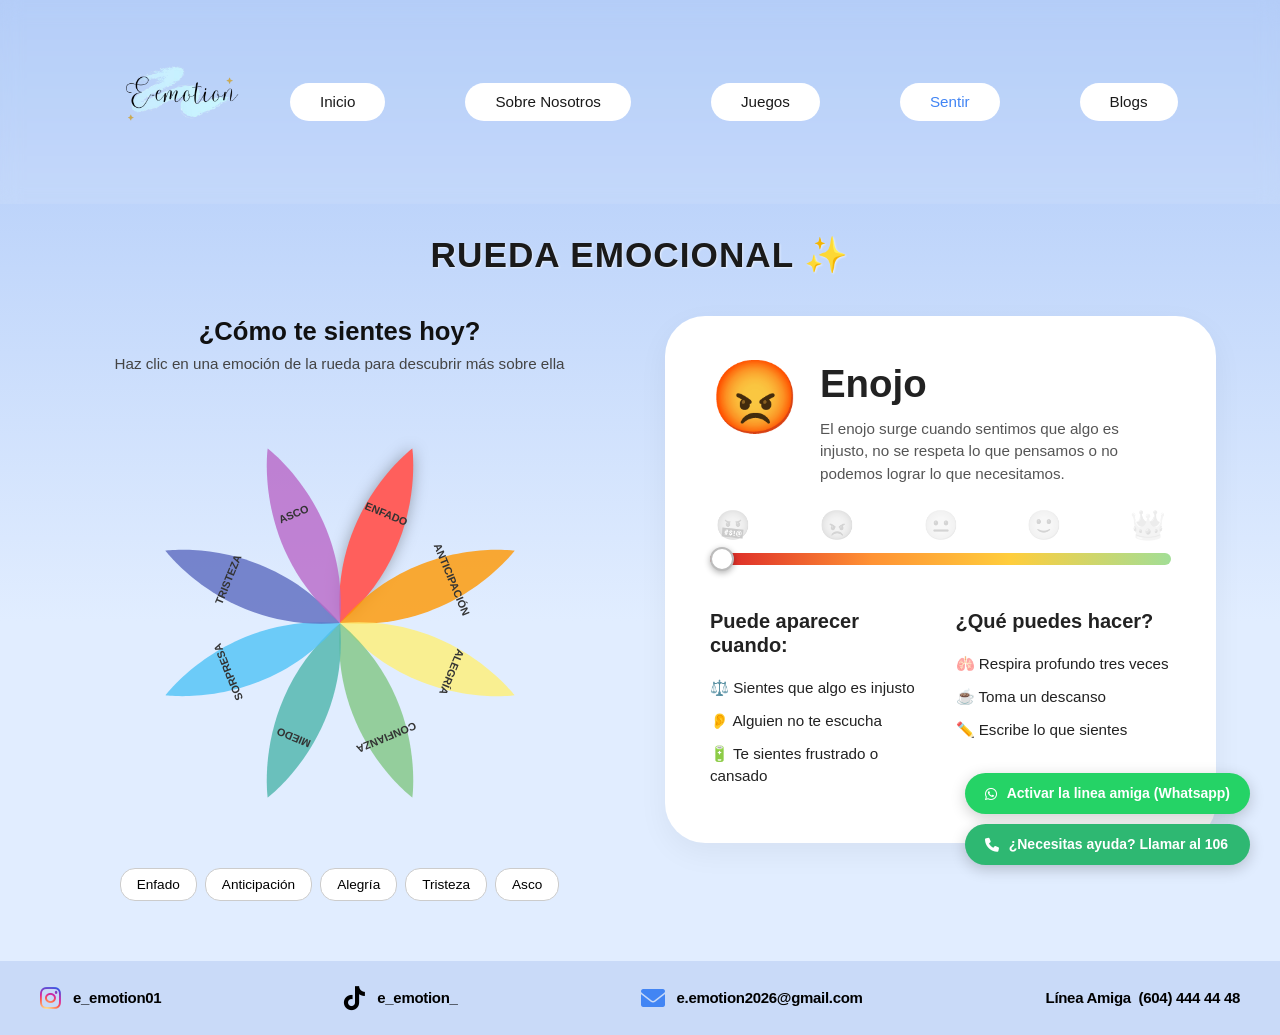
<file: test.html>
<!DOCTYPE html>
<html lang="es">
<head>
    <meta charset="UTF-8">
    <meta name="viewport" content="width=device-width, initial-scale=1.0">
    <title>Test Emocional</title>
    <link rel="stylesheet" href="CSS/style.css">
    <link rel="stylesheet" href="https://cdnjs.cloudflare.com/ajax/libs/font-awesome/6.0.0/css/all.min.css">
</head>
<body>

    <div class="dj-circle test"></div>
   
    <header class="header">
        <div class="logo">
            <img src="imagenes/logo sin fondo.png" alt="logo sitio web">
        </div>
        <nav class="navbar">
            <ul>
                <li><a href="index.html">Inicio</a></li>
                <li><a href="Sobre nosotros.html">Sobre Nosotros</a></li>
                <li><a href="juegos.html">Juegos</a></li>
                <li><a href="Test.html"class="active">Sentir </a></li>
                <li><a href="Blogs.html" >Blogs</a></li>
            </ul>
        </nav>
    </header>

    <h1 class="main-title">RUEDA EMOCIONAL ✨</h1>

    <div class="interface-container">
       
        <div class="left-column">
            <h2>¿Cómo te sientes hoy?</h2>
            <p>Haz clic en una emoción de la rueda para descubrir más sobre ella</p>
           
            <div class="wheel-placeholder">
                <svg id="wheel-petals" width="500" height="500" viewBox="0 0 500 500" style="max-width:100%; height:auto;"></svg>
               
                <div class="debug-buttons" style="margin-top: 20px;">
                    <button onclick="cambiarEmocion('enojo')">Enfado</button>
                    <button onclick="cambiarEmocion('anticipacion')">Anticipación</button>
                    <button onclick="cambiarEmocion('alegria')">Alegría</button>
                    <button onclick="cambiarEmocion('tristeza')">Tristeza</button>
                    <button onclick="cambiarEmocion('asco')">Asco</button>
                </div>
            </div>
        </div>

        <div class="emotion-card" id="emotionCard">
            <div class="card-header">
                <span class="main-emoji" id="mainEmoji">😡</span>
                <div class="header-text">
                    <h2 class="emotion-title" id="emotionTitle">Enojo</h2>
                    <p class="emotion-description" id="emotionDescription">
                        El enojo surge cuando sentimos que algo es injusto, no se respeta lo que pensamos o no podemos lograr lo que necesitamos.
                    </p>
                </div>
            </div>
           
            <div class="slider-wrapper">
                <div class="emoji-indicators">
                    <span class="scale-emoji" id="emojiBajo">🤬</span>
                    <span class="scale-emoji" id="emojiMedio">😡</span>
                    <span class="scale-emoji" id="emojiAlto">😐</span>
                    <span class="scale-emoji" id="emojiExtra1">🙂</span>
                    <span class="scale-emoji" id="emojiExtra2">👑</span>
                </div>
               
                <div class="range-container">
                    <input type="range" min="0" max="7" value="0" class="custom-slider" id="intensitySlider">
                </div>
            </div>

            <div class="info-sections">
                <div class="info-box">
                    <h3 class="section-heading">Puede aparecer cuando:</h3>
                    <ul class="info-list" id="causesList"></ul>
                </div>
               
                <div class="info-box">
                    <h3 class="section-heading">¿Qué puedes hacer?</h3>
                    <ul class="info-list" id="actionsList"></ul>
                </div>
            </div>
        </div>
    </div>

   <footer class="custom-footer">

    <div class="footer-container">
        
        <a href="https://www.instagram.com/e_emotion01?igsh=MWoxMTg4eGlrMnR6Yw%3D%3D&utm_source=qr" target="_blank" class="footer-item">
            <i class="fa-brands fa-instagram icon-instagram"></i>
            <span class="footer-text">e_emotion01</span>
        </a>

        <a href="https://www.tiktok.com/@e_emotion_?is_from_webapp=1&sender_device=pc" target="_blank" class="footer-item">
            <i class="fa-brands fa-tiktok icon-tiktok"></i>
            <span class="footer-text">e_emotion_</span>
        </a>

        <a href="https://mail.google.com/mail/?view=cm&fs=1&to=e.emotion2026@gmail.com&su=Contacto" class="footer-item">
            <i class="fa-solid fa-envelope icon-email"></i>
            <span class="footer-text">e.emotion2026@gmail.com</span>
        </a>

        <a href="tel:+574444448" class="footer-item phone-item">
            <span class="footer-text weight-bold">Línea Amiga &nbsp;(604) 444 44 48</span>
        </a>

    </div>
</footer>
<!-- Contenedor Flotante de Ayuda -->
    <div class="ayuda-flotante-container">
        <!-- 💚 Botón 1: WhatsApp Oficial del Distrito de Medellín (Ideal para PC y Móvil) 💚 -->
        <a href="https://api.whatsapp.com/send?phone=573016044444&text=Hola,%20necesito%20orientaci%C3%B3n%20psicol%C3%B3gica" 
           target="_blank" 
           rel="noopener noreferrer" 
           class="btn-ayuda btn-whatsapp" 
           title="Chatear con el WhatsApp Oficial de Medellín">
            <i class="fa-brands fa-whatsapp"></i>
            <span>Activar la linea amiga (Whatsapp)</span>
        </a>

        <!-- 📞 Botón 2: Llamada directa a la Línea Amiga 106 📞 -->
        <a href="tel:106" class="btn-ayuda btn-106" title="Llamar a la Línea Amiga 106">
            <i class="fa-solid fa-phone"></i>
            <span> ¿Necesitas ayuda? Llamar al 106</span>
        </a>
    </div>

    <script src="script.js"></script>
    <script src="navbar.js"></script>
    <script src="contador_ayuda.js"></script>
</body>
</html>
</file>
<file: atrapar.css>
:root {
    --bg-dark: #0f172a;
    --card-bg: #1e293b;
    --neon-blue: #38bdf8;
    --neon-green: #4ade80;
    --neon-pink: #f43f5e;
    --text-main: #f8fafc;
}

* {
    box-sizing: border-box;
    margin: 0;
    padding: 0;
    font-family: 'Outfit', sans-serif;
}

body {
    background: radial-gradient(circle at center, #1e1b4b 0%, var(--bg-dark) 100%);
    height: 100vh;
    display: flex;
    justify-content: center;
    align-items: center;
    overflow: hidden;
    color: var(--text-main);
    user-select: none;
}

.game-card {
    background: var(--card-bg);
    width: 95%;
    max-width: 500px;
    border-radius: 24px;
    padding: 25px;
    box-shadow: 0 20px 50px rgba(0, 0, 0, 0.5), inset 0 1px 0 rgba(255,255,255,0.1);
    border: 1px solid rgba(255, 255, 255, 0.05);
}

h1 {
    font-weight: 900;
    font-size: 2rem;
    text-align: center;
    letter-spacing: 2px;
    margin-bottom: 15px;
}

.pop-text {
    color: var(--neon-blue);
    text-shadow: 0 0 12px var(--neon-blue);
}

/* Barra de Estadísticas */
.stats-bar {
    display: flex;
    justify-content: space-between;
    gap: 10px;
    margin-bottom: 20px;
}

.stat-box {
    flex: 1;
    background: rgba(15, 23, 42, 0.6);
    padding: 10px;
    border-radius: 12px;
    text-align: center;
    border: 1px solid rgba(255,255,255,0.05);
}

.stat-box.highlight {
    border-color: var(--neon-pink);
    box-shadow: 0 0 10px rgba(244, 63, 94, 0.2);
}

.stat-box .label {
    display: block;
    font-size: 0.75rem;
    color: #94a3b8;
    font-weight: 700;
    margin-bottom: 20px;
}

.stat-box .value {
    font-size: 1.5rem;
    font-weight: 900;
}

/* Zona del Objetivo */
.target-zone {
    text-align: center;
    margin-bottom: 20px;
}

.target-zone p {
    font-size: 0.8rem;
    color: #94a3b8;
    font-weight: 700;
    letter-spacing: 1px;
    margin-bottom: 8px;
}

.target-bubble {
    display: inline-flex;
    align-items: center;
    gap: 10px;
    background: linear-gradient(135deg, #3b82f6 0%, #1d4ed8 100%);
    padding: 10px 25px;
    border-radius: 50px;
    font-size: 1.3rem;
    font-weight: 700;
    box-shadow: 0 8px 20px rgba(29, 78, 216, 0.4);
    transition: transform 0.3s cubic-bezier(0.175, 0.885, 0.32, 1.275);
}

/* Área de Juego (Escenario) */
#stage {
    position: relative;
    width: 100%;
    height: 380px;
    background: #0f172a;
    border-radius: 16px;
    overflow: hidden;
    border: 2px solid rgba(255,255,255,0.05);
    box-shadow: inset 0 4px 20px rgba(0,0,0,0.8);
}

/* Pantalla de Inicio / Fin */
.overlay {
    position: absolute;
    inset: 0;
    background: rgba(15, 23, 42, 0.85);
    backdrop-filter: blur(8px);
    display: flex;
    justify-content: center;
    align-items: center;
    z-index: 10;
}

#start-btn {
    background: linear-gradient(135deg, var(--neon-green) 0%, #16a34a 100%);
    color: #052e16;
    border: none;
    padding: 16px 36px;
    font-size: 1.2rem;
    font-weight: 900;
    border-radius: 50px;
    cursor: pointer;
    box-shadow: 0 10px 25px rgba(74, 222, 128, 0.4);
    transition: all 0.2s ease;
}

#start-btn:hover {
    transform: scale(1.05);
    box-shadow: 0 12px 30px rgba(74, 222, 128, 0.6);
}

/* Burbujas de Emociones Activas */
.bubble {
    position: absolute;
    font-size: 3rem;
    cursor: pointer;
    width: 70px;
    height: 70px;
    display: flex;
    justify-content: center;
    align-items: center;
    border-radius: 50px;
    background: rgba(255, 255, 255, 0.03);
    border: 1px solid rgba(255, 255, 255, 0.1);
    box-shadow: 0 10px 20px rgba(0,0,0,0.3);
    animation: spawnAndFloat 2.2s cubic-bezier(0.25, 0.46, 0.45, 0.94) forwards;
    transition: transform 0.1s ease;
}

/* Animación de feedback al tocar mal */
.shake {
    animation: shakeEffect 0.3s ease-in-out;
}

/* Animaciones */
@keyframes spawnAndFloat {
    0% { transform: scale(0) translateY(30px); opacity: 0; }
    15% { transform: scale(1.2) translateY(0); opacity: 1; }
    25% { transform: scale(1); }
    85% { opacity: 1; transform: scale(1) translateY(-20px); }
    100% { transform: scale(0); opacity: 0; }
}

@keyframes shakeEffect {
    0%, 100% { transform: translateX(0); }
    20%, 60% { transform: translateX(-10px); }
    40%, 80% { transform: translateX(10px); }
}
</file>
<file: CSS/style.css>
* {
    margin: 0;
    padding: 0;
    box-sizing: border-box;
}

:root {
    --primary: #000000;
    --primary-dark: #ffbaf0;
    --secundary: #9eb9ff;
    --tercer:#ebebff;
    --dark: #000000;
    --light: #f2fc86;
    --gray: #fc9086;

}

body {
    font-family: 'poppins', sans-serif;
    overflow-x: hidden;
    line-height: 1.0;
    background: linear-gradient(180deg, #acc8f8 0%, #e1edff 60%);
    min-height: 100vh;
    margin: 0;
}
.bg-circle {
    position: absolute;
    top: -100px;
    right: -100px;
    width: 600px;
    height: 60px;
    background: radial-gradient(circle, #c6a1dd);
    z-index: -1;
    border-radius: 50%;
}

.header {
    display: flex;
    justify-content: space-between;
    align-items: center;
    padding: 25px 8%;
    background: rgba(rgb(47, 0, 255), green, blue, alpha);
    backdrop-filter: blur(10px);
    position: sticky;
    top: 0;
    z-index: 1000;
}

.logo img {
    height: 150px;
    transition: transform 0.3s;
}

.logo img:hover {
    transform: scale(1.05);
}

.navbar ul{
    display: flex;
    list-style: none;
    gap: 80px;
}

.navbar a {
    text-decoration: none;
    color: var(--dark);
    font-weight: 500;
    font-size: 0.95rem;
    transition: 0.3s;
    background:white;
    border-radius: 30px;
    text-align:center;
    padding:10px 30px;
}

.navbar a:hover, .navbar a.active {
    color: var(--primary);
}


.hero {
    display: grid;
    grid-template-columns: 1.2fr 1fr;
    align-items: center;
    min-height: calc(100vh - 80px); 
    padding: 0 8%;
    gap: 40px;
    box-sizing: border-box;
}

.tagline {
    font-family: 'Poppins', sans-serif;
    color: #000000;
    font-weight: 700;
    font-size: 1.6rem;
    display: block;
    text-align:left;   
    width: 100%;          
    max-width: 530px;     
    margin: 0 auto 15px auto; 
    letter-spacing: -0.5px;
}

.hero-text h1 {
    font-family: 'Montserrat', sans-serif;
    font-size: 4.2rem; 
    font-weight: 800;
    line-height: 1.1;
    color: #000000;
    text-transform: none;

    display: block;
    text-align: justify;      
    width: 100%;             
    max-width: 800px; 
    margin: 0 auto 10px auto; 
}

.highlight {
    font-family: 'Georgia', serif; 
    font-style: italic;
    color: #000000;
    font-size: 3.5rem;   
    font-weight: 400;
    display: block;      
    text-align:justify;  
    align-items:center; 
    width: 100%;         
    max-width: 530px;    
    margin: 0 auto 45px auto;  
}

.hero-cta {
    display: flex;
    justify-content: center; 
    max-width: 530px;        
    margin: 0 auto;          
}

.parrafoFrase {
    background: #ffffff;
    color: #000000;     
    padding: 14px 35px;
    border-radius: 50px;
    text-decoration: none;
    font-family: 'Poppins', sans-serif;
    font-weight: 700;
    font-size: 1rem;
    letter-spacing: 0.5px;
    box-shadow: 0 4px 15px rgba(0, 0, 0, 0.08); 
    transition: transform 0.2s ease, box-shadow 0.2s ease;
}

.parrafoFrase {
    transform: translateY(-2px);
    box-shadow: 0 6px 20px rgba(0, 0, 0, 0.12);
    
}
.hero-visual {
    display: flex;
    justify-content: center;
    align-items: center;
}


.image-wrapper {
  width: 100%;
  max-width: 650px; 
  margin: 0 auto;   
  padding: 0;
  display: flex;
  justify-content: center; 
  align-items: center;
}


.image-wrapper img {
  width: 200%;      
  max-width: 130%;  
  height: auto;    
  display: block;
  object-fit: contain;
}

@media (max-width: 900px) {
    .hero {
        grid-template-columns: 1fr;
        text-align: center;
        padding: 40px 5%;
        margin-top: 40px;
    }
    .highlight, .hero-cta {
        text-align: center;
        justify-content: center;
    }
    .hero-text h1 {
        font-size: 3rem;
    }
    .highlight {
        font-size: 2.5rem;
    }
}
.features-container {
    display: flex;
    justify-content: space-around; 
    align-items: center;           
    padding: 30px 10%;      
    margin-top: 40px;              
    width: 100%;
    box-sizing: border-box;
}


.feature-item {
    display: flex;
    align-items: center;          
    gap: 15px;                     
    margin: 0;                    
    padding: 0;
}


.feature-icon {
    width: 50px;                
    height: 45px;
    object-fit: contain;           
}


.feature-text {
    font-family: 'montserrat', sans-serif;
    font-size: 1.2rem;
    font-weight: 700;            
    color: #000000;               
}

@media (max-width: 768px) {
    .features-container {
        flex-direction: column;  
        gap: 25px;
        text-align: center;
    }
}

.custom-footer {
    width: 100%;
    background-color: #c9daf8; 
    padding: 25px 40px;
    display: flex;
    justify-content: center;
    align-items: center;
}

.footer-container {
    width: 100%;
    max-width: 1200px;
    display: flex;
    flex-wrap: wrap; 
    justify-content: space-between;
    align-items: center;
    gap: 20px;
}

.footer-item {
    display: flex;
    align-items: center;
    text-decoration: none;
    color: #000000;
    gap: 12px;
    transition: opacity 0.2s ease;
}

.footer-item:hover {
    opacity: 0.7; 
}

.footer-item i {
    font-size: 24px;
}

/* Colores de los íconos */
.icon-instagram {
    background: radial-gradient(circle at 30% 107%, #fdf497 0%, #fdf497 5%, #fd5949 45%,#d6249f 60%,#285AEB 90%);
    -webkit-background-clip: text;
    -webkit-text-fill-color: transparent;
}

.icon-tiktok {
    color: #000000;
}

.icon-email {
    color: #4285F4;
}
.footer-text {
    font-family: sans-serif;
    font-size: 15px;
    font-weight: 600;
    letter-spacing: -0.3px;
}

.weight-bold {
    font-weight: 700;
}

@media (max-width: 768px) {
    .footer-container {
        flex-direction: column;
        justify-content: center;
        text-align: center;
        gap: 18px;
    }
}
.games-section {
    width: 100%; 
    padding: 60px 0 100px 0; 
    text-align: center;
    box-sizing: border-box;
    position: relative;
    z-index: 1;
}
.games-section::before {
    content: "";
    position: absolute;
    top: 0;
    left: 0;
    width: 100%;
    height: 100%;
    background-image: url('/imagenes/Fondo\ juegos.png');
    background-size: cover;
    background-position: center;
    background-repeat: no-repeat;
    opacity: 0.20; /* Cambia este número para darle más o menos transparencia */
    z-index: -1; 
}
.games-header {
    max-width: 1280px;
    margin: 0 auto;
    padding: 0 20px;
    box-sizing: border-box;
}
.cards-container {
    display: flex;
    justify-content: center;
    align-items: stretch; 
    gap: 20px; 
    flex-wrap: nowrap; 
    margin-top: 40px;
    box-sizing: border-box;
    width: 100%;
    max-width: 1280px; 
    margin-left: auto;
    margin-right: auto;
    padding: 0 20px;
}
.game-card {
    background-color: rgba(255, 255, 255, 0.7);
    border-radius: 35px;
    padding: 25px 15px;
    flex: 1; 
    min-width: 220px; 
    max-width: 280px; 
    display: flex;
    flex-direction: column;
    align-items: center;
    justify-content: space-between; 
    box-shadow: 0 4px 15px rgba(0,0,0,0.02);
    box-sizing: border-box;
}

.image-emotion {
    width: 100%;
    height: 160px; 
    display: flex;
    justify-content: center;
    align-items: center;
    margin-bottom: 15px;
    overflow: hidden; 
}

.image-emotion img {
    max-width: 100%;
    max-height: 100%;
    object-fit: contain; 
    border-radius: 15px; 
}

.game-description {
    font-family: 'Poppins', sans-serif;
    font-size: 12px;
    color: #000000;
    line-height: 1.4;
    text-align: center;
    margin-bottom: 20px;
    flex-grow: 1; 
    display: flex;
    align-items: center; 
}

.games-header h1 {
    font-family: 'Poppins', sans-serif;
    font-size: 32px;
    font-weight: 600;
    color: #000000;
    margin-bottom: 10px; 
    display: flex;
    justify-content: center;
    align-items: center;
    gap: 10px;
}

.games-header h2 {
    font-family: 'Georgia', serif; 
    font-style: italic;
    font-size: 26px;
    color: #000000;
    font-weight: 400;
    margin-bottom: 20px; 
}

.games-header p {
    font-family: 'Poppins', sans-serif;
    font-size: 15px;
    color: #4a4a4a;
    margin-bottom: 50px;
}

.btn-play {
    background-color: #ffffff;
    color: #000000;
    text-decoration: none;
    font-family: 'Poppins', sans-serif;
    font-size: 14px;
    font-weight: 600;
    padding: 10px 25px;
    border-radius: 50px;
    display: flex;
    align-items: center;
    gap: 8px;
    box-shadow: 0 3px 8px rgba(0,0,0,0.08);
    transition: transform 0.2s ease;
    margin-top: auto; 
}

.btn-play:hover {
    transform: translateY(-2px);
}

@media (max-width: 1024px) {
    .cards-container {
        flex-wrap: wrap;
        justify-content: center;
    }
}
/*blog*/
/* ========================================================
   1. CONFIGURACIÓN GLOBAL Y VARIABLES
   ======================================================== */
* {
    margin: 0;
    padding: 0;
    box-sizing: border-box;
}

:root {
    --primary: #000000;
    --primary-dark: #ffbaf0;
    --secundary: #9eb9ff;
    --tercer: #ebebff;
    --dark: #000000;
    --light: #f2fc86;
    --gray: #fc9086;
    --card-bg: rgba(255, 255, 255, 0.65);
    --title-color: #000000;
    --text-color: #333333;
}

body {
    font-family: 'Poppins', sans-serif;
    overflow-x: hidden;
    line-height: 1.0;
    background: linear-gradient(180deg, #acc8f8 0%, #e1edff 60%);
    min-height: 100vh;
    margin: 0;
}

/* ========================================================
   2. HEADER & NAVBAR
   ======================================================== */
.bg-circle {
    position: absolute;
    top: -100px;
    right: -100px;
    width: 600px;
    height: 60px;
    background: radial-gradient(circle, #c6a1dd);
    z-index: -1;
    border-radius: 50%;
}

.header {
    display: flex;
    justify-content: space-between;
    align-items: center;
    padding: 25px 8%;
    background: rgba(255, 255, 255, 0.2); 
    backdrop-filter: blur(10px);
    -webkit-backdrop-filter: blur(10px);
    position: sticky;
    top: 0;
    z-index: 1000;
}

.logo img {
    height: 150px;
    transition: transform 0.3s;
}

.logo img:hover {
    transform: scale(1.05);
}

.navbar ul {
    display: flex;
    list-style: none;
    gap: 80px;
}

.navbar a {
    text-decoration: none;
    color: var(--dark);
    font-weight: 500;
    font-size: 0.95rem;
    transition: 0.3s;
    background: white;
    border-radius: 30px;
    text-align: center;
    padding: 10px 30px;
}

.navbar a:hover, .navbar a.active {
    color: var(--primary);
}

/* ========================================================
   3. SECCIÓN DE BLOGS (TARJETAS)
   ======================================================== */
.blogs-section {
    padding: 40px 20px;
    max-width: 1400px; 
    margin: 0 auto;
    position: relative;
}

.section-title {
    text-align: center;
    font-family: 'Montserrat', sans-serif;
    font-size: 2.5rem;
    font-weight: 900;
    margin-bottom: 40px;
    color: var(--title-color);
}

.blogs-container {
    display: flex;
    justify-content: space-between;
    align-items: center; 
    gap: 20px;
}

.blog-card {
    background: var(--card-bg); 
    border-radius: 35px;
    padding: 35px 20px;
    width: 38%; 
    min-height: 520px; 
    box-sizing: border-box;
    display: flex;
    flex-direction: column;
    justify-content: space-between;
    align-items: center;
    gap: 15px;
    color: var(--text-color); 
    border: 1px solid rgba(255, 255, 255, 0.1);
    transition: transform 0.3s ease, box-shadow 0.3s ease;
}

.blog-card:hover {
    transform: translateY(-8px);
    box-shadow: 0 15px 30px rgba(0, 0, 0, 0.12);
}

.blog-card h2 {
    font-size: 1.1rem;
    text-align: center;
    margin: 0;
}

.blog-card-content {
    display: flex;
    flex-direction: row; 
    align-items: center;
    justify-content: space-between;
    gap: 10px;
    width: 100%;
    flex: 1; 
}

.blog-card-text {
    width: 50%;
    flex-shrink: 0; 
}

.img-container-left {
    width: 48%;
    height: 100%;
    position: relative; 
    display: flex;
    align-items: center;
    justify-content: center;
}

.blog-card ul {
    list-style: none;
    padding: 0;
    margin: 0;
}

.blog-card ul li {
    font-size: 0.85rem;
    margin-bottom: 10px;
    position: relative;
    padding-left: 15px;
    line-height: 1.3;
}

.blog-card ul li::before {
    content: "•";
    position: absolute;
    left: 0;
    font-weight: bold;
}

/* Estilos de las imágenes */
.img-guias {
    position: absolute;     
    height: 310px;          
    width: auto;             
    max-width: 245px;
    object-fit: contain;
    display: block;
}

.img-autoayuda {
    height: 230px;          
    width: 45%;
    max-width: 140px;       
    object-fit: contain;
    display: block;
}

/* Botones Principales (Leer Más) */
.blog-card button {
    background-color: #ffeef2;
    color: #555;
    border: none;
    padding: 10px 35px;
    border-radius: 20px;
    font-weight: 600;
    cursor: pointer;
    letter-spacing: 1px;
    transition: background-color 0.2s ease, transform 0.2s ease;
}

.blog-card button:hover {
    background-color: #ffdcd4;
    transform: scale(1.05);
}

.center-brain {
    width: 22%; 
    max-width: 260px;
    height: auto;
    object-fit: contain;
    opacity: 0.85;
}

/* ========================================================
   4. COMPONENTES INTERACTIVOS (E-EMOTION)
   ======================================================== */
.contenido-interactivo {
    width: 100%;
    margin-top: 15px;
    padding-top: 20px;
    border-top: 1px solid rgba(0, 0, 0, 0.06);
    display: flex;
    flex-direction: column;
    gap: 15px;
    animation: entradaSuave 0.4s ease-out forwards;
}

.despliegue-oculto {
    display: none !important;
}

.contenido-interactivo h3 {
    font-family: 'Poppins', sans-serif;
    font-size: 1rem;
    font-weight: 600;
    color: var(--dark);
    text-align: center;
    margin: 0;
}

.subtitulo-interactivo {
    font-family: 'Poppins', sans-serif;
    font-size: 0.8rem;
    color: #666666;
    text-align: center;
    margin: 0 0 5px 0;
    line-height: 1.3;
}

/* Dinámica 1: El Muro de Notas */
.formulario-liberacion {
    display: flex;
    flex-direction: column;
    gap: 10px;
    width: 100%;
}

.formulario-liberacion textarea {
    width: 100%;
    height: 85px;
    border: 1px solid rgba(0, 0, 0, 0.1);
    border-radius: 15px;
    padding: 12px;
    resize: none;
    font-family: 'Poppins', sans-serif;
    font-size: 0.8rem;
    color: #333333;
    background-color: rgba(255, 255, 255, 0.6);
    box-sizing: border-box;
    transition: border-color 0.3s, background-color 0.3s;
}

.formulario-liberacion textarea:focus {
    outline: none;
    border-color: var(--secundary);
    background-color: #ffffff;
}

/* Botones específicos de las dinámicas */
.btn-interactivo-enviar, 
.btn-interactivo-generar {
    background-color: #e2f0cb; 
    color: #333333;
    border: none;
    padding: 8px 20px;
    border-radius: 20px;
    font-family: 'Poppins', sans-serif;
    font-size: 0.8rem;
    font-weight: 600;
    cursor: pointer;
    align-self: center;
    transition: background-color 0.2s ease, transform 0.2s ease;
}

.btn-interactivo-enviar:hover {
    background-color: #d4e7b8;
    transform: scale(1.02);
}

.btn-interactivo-generar:hover {
    background-color: #b5ead7; 
    transform: scale(1.02);
}

.divisor-sutil {
    height: 1px;
    background-color: rgba(0, 0, 0, 0.06);
    width: 100%;
    margin: 5px 0;
}

.muro-notas-grid {
    display: grid;
    grid-template-columns: repeat(auto-fill, minmax(120px, 1fr));
    gap: 10px;
    width: 100%;
}

.tarjeta-nota {
    padding: 10px;
    border-radius: 15px;
    font-family: 'Poppins', sans-serif;
    font-size: 0.75rem;
    line-height: 1.3;
    color: #333333;
    box-shadow: 0 2px 8px rgba(0, 0, 0, 0.02);
    word-wrap: break-word;
}

.nota-azul { background-color: #e8f4f8; }
.nota-rosa { background-color: #fbeee6; }
.nota-lavanda { background-color: #f3e9f4; }

/* Dinámica 2: El Generador de Impulsos */
.contenedor-generador {
    display: flex;
    flex-direction: column;
    align-items: center;
    width: 100%;
    gap: 12px;
}

.recuadro-frase {
    background-color: rgba(255, 255, 255, 0.5);
    border: 1px dashed rgba(0, 0, 0, 0.15);
    border-radius: 20px;
    padding: 15px;
    width: 100%;
    min-height: 70px;
    display: flex;
    align-items: center;
    justify-content: center;
    box-sizing: border-box;
}

#texto-afirmacion {
    font-family: 'Poppins', sans-serif;
    font-size: 0.85rem;
    color: #444444;
    font-style: italic;
    text-align: center;
    margin: 0;
    line-height: 1.4;
    transition: opacity 0.25s ease;
}

/* ========================================================
   5. MEDIA QUERIES (RESPONSIVE)
   ======================================================== */
@media (max-width: 900px) {
    .blogs-container {
        flex-direction: column;
    }
    .blog-card, .center-brain {
        width: 100%;
        max-width: 450px;
    }
    .img-guias {
        position: static;
        height: 200px;
    }
}

@media (max-width: 768px) {
    .header {
        flex-direction: column;    
        gap: 15px;                  
        text-align: center;
    }

    .navbar ul {
        flex-direction: column;    
        gap: 10px;                  
    }
}

/* ========================================================
   6. ANIMACIONES
   ======================================================== */
@keyframes entradaSuave {
    from {
        opacity: 0;
        transform: translateY(8px);
    }
    to {
        opacity: 1;
        transform: translateY(0);
    }
}
/* ---- Footer ---- */
.custom-footer {
    width: 100%;
    background-color: #c9daf8; 
    padding: 25px 40px;
    display: flex;
    justify-content: center;
    align-items: center;
    margin-top: 40px;
}

.footer-container {
    width: 100%;
    max-width: 1200px;
    display: flex;
    flex-wrap: wrap; 
    justify-content: space-between;
    align-items: center;
    gap: 20px;
}

.footer-item {
    display: flex;
    align-items: center;
    text-decoration: none;
    color: #000000;
    gap: 12px;
    transition: opacity 0.2s ease;
}

.footer-item:hover {
    opacity: 0.7; 
}

.footer-item i {
    font-size: 24px;
}

.icon-instagram {
    background: radial-gradient(circle at 30% 107%, #fdf497 0%, #fdf497 5%, #fd5949 45%,#d6249f 60%,#285AEB 90%);
    -webkit-background-clip: text;
    -webkit-text-fill-color: transparent;
}

.icon-tiktok { color: #000000; }
.icon-email { color: #4285F4; }

.footer-text {
    font-family: sans-serif;
    font-size: 15px;
    font-weight: 600;
    letter-spacing: -0.3px;
}

.weight-bold { font-weight: 700; }

/* Responsive */
@media (max-width: 900px) {
    .blogs-container {
        flex-direction: column;
    }
    .blog-card, .center-brain {
        width: 100%;
        max-width: 450px;
    }
    .img-guias {
        position: static;
        height: 200px;
    }
}

@media (max-width: 768px) {
    .footer-container {
        flex-direction: column;
        justify-content: center;
        text-align: center;
        gap: 18px;
    }
}

* {
    margin: 0;
    padding: 0;
    box-sizing: border-box;
}

:root {
    --primary: #000000;
    --primary-dark: #ffbaf0;
    --secundary: #9eb9ff;
    --tercer:#ebebff;
    --dark: #000000;
    --light: #f2fc86;
    --gray: #fc9086;

}

body {
    font-family: 'poppins', sans-serif;
    overflow-x: hidden;
    line-height: 1.0;
    background: linear-gradient(180deg, #acc8f8 0%, #e1edff 60%);
    min-height: 100vh;
    margin: 0;
}
.bg-circle {
    position: absolute;
    top: -100px;
    right: -100px;
    width: 600px;
    height: 60px;
    background: radial-gradient(circle, #c6a1dd);
    z-index: -1;
    border-radius: 50%;
}

.header {
    display: flex;
    justify-content: space-between;
    align-items: center;
    padding: 25px 8%;
    background: rgba(rgb(47, 0, 255), green, blue, alpha);
    backdrop-filter: blur(10px);
    position: sticky;
    top: 0;
    z-index: 1000;
    @media (max-width: 768px) {
    .header {
        flex-direction: column;     /* Apila el logo arriba y el menú abajo */
        gap: 15px;                  /* Espacio entre el logo y el menú */
        text-align: center;
    }

    .navbar ul {
        flex-direction: column;     /* Los enlaces se apilan verticalmente */
        gap: 10px;                  /* Menos espacio entre enlaces en móvil */
    }
}
}

.logo img {
    height: 150px;
    transition: transform 0.3s;
}

.logo img:hover {
    transform: scale(1.05);
}

.navbar ul{
    display: flex;
    list-style: none;
    gap: 80px;
}

.navbar a {
    text-decoration: none;
    color: var(--dark);
    font-weight: 500;
    font-size: 0.95rem;
    transition: 0.3s;
    background:white;
    border-radius: 30px;
    text-align:center;
    padding:10px 30px;
}

.navbar a:hover, .navbar a.active {
    color: var(--primary);
}


/* ---- Sección de Blogs ---- */
.blogs-section {
    padding: 40px 20px;
    max-width: 1400px; 
    margin: 0 auto;
    position: relative;
}

.section-title {
    text-align: center;
    font-family: 'Montserrat', sans-serif;
    font-size: 2.5rem;
    font-weight: 900;
    margin-bottom: 40px;
    color: var(--title-color);
}

/* ---- Distribución de las 3 columnas ---- */
.blogs-container {
    display: flex;
    justify-content: space-between;
    align-items: center; 
    gap: 20px;
}

/* ---- Tarjetas Estilizadas ---- */
.blog-card {
    background: var(--card-bg); 
    border-radius: 35px;
    padding: 35px 20px;
    width: 38%; 
    min-height: 520px; 
    box-sizing: border-box;
    display: flex;
    flex-direction: column;
    justify-content: space-between;
    align-items: center;
    gap: 15px;
    color: var(--text-color); 
    border: 1px solid rgba(255, 255, 255, 0.1);
    transition: transform 0.3s ease, box-shadow 0.3s ease;
}

.blog-card:hover {
    transform: translateY(-8px);
    box-shadow: 0 15px 30px rgba(0, 0, 0, 0.12);
}

.blog-card h2 {
    font-size: 1.1rem;
    text-align: center;
    margin: 0;
}

.blog-card-content {
    display: flex;
    flex-direction: row; 
    align-items: center;
    justify-content: space-between;
    gap: 10px;
    width: 100%;
    flex: 1; 
}

/* Bloque de texto protegido */
.blog-card-text {
    width: 50%;
    flex-shrink: 0; 
}

/* Contenedor estático para aislar el flujo de la imagen izquierda */
.img-container-left {
    width: 48%;
    height: 100%;
    position: relative; 
    display: flex;
    align-items: center;
    justify-content: center;
}

.blog-card ul {
    list-style: none;
    padding: 0;
    margin: 0;
}

.blog-card ul li {
    font-size: 0.85rem;
    margin-bottom: 10px;
    position: relative;
    padding-left: 15px;
    line-height: 1.3;
}

.blog-card ul li::before {
    content: "•";
    position: absolute;
    left: 0;
    font-weight: bold;
}

/* Imagen "Guías prácticas" (Alta y sin deformaciones) */
.img-guias {
    position: absolute;     
    height: 310px;          
    width: auto;             
    max-width: 245px;
    object-fit: contain;
    display: block;
}

/* Imagen "Autoayuda" */
.img-autoayuda {
    height: 230px;          
    width: 45%;
    max-width: 200px;       
    object-fit: contain;
    display: block;
}

/* ---- Botón Leer Más ---- */
.blog-card button {
    background-color: #ffeef2;
    color: #555;
    border: none;
    padding: 10px 35px;
    border-radius: 20px;
    font-weight: 600;
    cursor: pointer;
    letter-spacing: 1px;
    transition: background-color 0.2s ease, transform 0.2s ease;
}

.blog-card button:hover {
    background-color: #ffdcd4;
    transform: scale(1.05);
}

/* ---- Imagen del Cerebro Central ---- */
.center-brain {
    width: 22%; 
    max-width: 260px;
    height: auto;
    object-fit: contain;
    opacity: 0.85;
}

/* ---- Footer ---- */
.custom-footer {
    width: 100%;
    background-color: #c9daf8; 
    padding: 25px 40px;
    display: flex;
    justify-content: center;
    align-items: center;
    margin-top: 40px;
}

.footer-container {
    width: 100%;
    max-width: 1200px;
    display: flex;
    flex-wrap: wrap; 
    justify-content: space-between;
    align-items: center;
    gap: 20px;
}

.footer-item {
    display: flex;
    align-items: center;
    text-decoration: none;
    color: #000000;
    gap: 12px;
    transition: opacity 0.2s ease;
}

.footer-item:hover {
    opacity: 0.7; 
}

.footer-item i {
    font-size: 24px;
}

.icon-instagram {
    background: radial-gradient(circle at 30% 107%, #fdf497 0%, #fdf497 5%, #fd5949 45%,#d6249f 60%,#285AEB 90%);
    -webkit-background-clip: text;
    -webkit-text-fill-color: transparent;
}

.icon-tiktok { color: #000000; }
.icon-email { color: #4285F4; }

.footer-text {
    font-family: sans-serif;
    font-size: 15px;
    font-weight: 600;
    letter-spacing: -0.3px;
}

.weight-bold { font-weight: 700; }

/* Responsive */
@media (max-width: 900px) {
    .blogs-container {
        flex-direction: column;
    }
    .blog-card, .center-brain {
        width: 100%;
        max-width: 450px;
    }
    .img-guias {
        position: static;
        height: 200px;
    }
}

@media (max-width: 768px) {
    .footer-container {
        flex-direction: column;
        justify-content: center;
        text-align: center;
        gap: 18px;
    }
}
.custom-footer {
    width: 100%;
    background-color: #c9daf8; 
    padding: 25px 40px;
    display: flex;
    justify-content: center;
    align-items: center;
    margin-top: 40px;
}

.footer-container {
    width: 100%;
    max-width: 1200px;
    display: flex;
    flex-wrap: wrap; 
    justify-content: space-between;
    align-items: center;
    gap: 20px;
}

.footer-item {
    display: flex;
    align-items: center;
    text-decoration: none;
    color: #000000;
    gap: 12px;
    transition: opacity 0.2s ease;
}

.footer-item:hover {
    opacity: 0.7; 
}

.footer-item i {
    font-size: 24px;
}

.icon-instagram {
    background: radial-gradient(circle at 30% 107%, #fdf497 0%, #fdf497 5%, #fd5949 45%,#d6249f 60%,#285AEB 90%);
    -webkit-background-clip: text;
    -webkit-text-fill-color: transparent;
}

.icon-tiktok { color: #000000; }
.icon-email { color: #4285F4; }

.footer-text {
    font-family: sans-serif;
    font-size: 15px;
    font-weight: 600;
    letter-spacing: -0.3px;
}

.weight-bold { font-weight: 700; }

/* Responsive */
@media (max-width: 900px) {
    .blogs-container {
        flex-direction: column;
    }
    .blog-card, .center-brain {
        width: 100%;
        max-width: 450px;
    }
    .img-guias {
        position: static;
        height: 200px;
    }
}

@media (max-width: 768px) {
    .footer-container {
        flex-direction: column;
        justify-content: center;
        text-align: center;
        gap: 18px;
    }
}
/*test*/
* {
    margin: 0;
    padding: 0;
    box-sizing: border-box;
}

:root {
    --primary: #000000;
    --primary-dark: #ffbaf0;
    --secundary: #9eb9ff;
    --tercer: #ebebff;
    --dark: #000000;
    --light: #f2fc86;
    --gray: #fc9086;
    
    --bg-main: linear-gradient(to bottom, #b3cffa, #e1ecfd);
    --text-color: #000000;
    --span-color: #7a22ff;
}

/* Fondo por defecto (Página 1) */
body {
    font-family: 'Poppins', sans-serif;
    overflow-x: hidden;
    line-height: 1.0;
    background: linear-gradient(180deg, #acc8f8 0%, #e1edff 60%);
    min-height: 100vh;
    margin: 0;
    transition: background 0.5s ease, color 0.5s ease;
}

/* Fondo específico para la Página 2 (Sobre Nosotros) */
body.container1 {
    line-height: 1.4;
    background: linear-gradient(180deg, #acc8f8 0%, #e1edff 60%, #dae5ff 100%);
}

.bg-circle {
    position: absolute;
    top: -100px;
    right: -100px;
    width: 600px;
    height: 60px;
    background: radial-gradient(circle, #c6a1dd);
    z-index: -1;
    border-radius: 50%;
}

/* ==========================================================================
   2. HEADER Y NAVBAR (Compartidos)
   ========================================================================== */
.header {
    display: flex;
    justify-content: space-between;
    align-items: center;
    padding: 25px 8%;
    background: rgba(255, 255, 255, 0.1);
    backdrop-filter: blur(10px);
    position: sticky;
    top: 0;
    z-index: 1000;
}

.logo img {
    height: 150px;
    transition: transform 0.3s;
}

.logo img:hover {
    transform: scale(1.05);
}

.navbar ul {
    display: flex;
    list-style: none;
    gap: 80px;
}

.navbar a {
    text-decoration: none;
    color: var(--dark);
    font-weight: 500;
    font-size: 0.95rem;
    transition: 0.3s;
    background: white;
    border-radius: 30px;
    text-align: center;
    padding: 10px 30px;
}

.navbar a:hover, .navbar a.active {
    color: var(--primary);
}

/* Título principal idéntico */
.main-title {
    font-size: 2.2rem;
    font-weight: bold;
    color: #1a1a1a;
    letter-spacing: 1px;
    margin-bottom: 40px;
    text-shadow: 1px 1px 2px rgba(255,255,255,0.6);
}

/* Contenedor en dos columnas */
.interface-container {
    display: grid;
    grid-template-columns: 1fr 1fr;
    gap: 50px;
    max-width: 1200px;
    width: 100%;
    align-items: start;
}

@media (max-width: 900px) {
    .interface-container { grid-template-columns: 1fr; }
}

/* Columna Izquierda */
.left-column h2 { font-size: 1.6rem; margin-bottom: 8px; color: #111; text-align: center; }
.left-column p { font-size: 0.95rem; color: #444; margin-top: 0; margin-bottom: 25px; text-align: center; }

.wheel-placeholder {
    width: 100%;
    max-width: 450px;
    aspect-ratio: 1;
    margin: 0 auto;
    position: relative;
    display: flex;
    flex-direction: column;
    justify-content: center;
    align-items: center;
}

.placeholder-text { color: #555; font-style: italic; font-size: 0.9rem; margin-bottom: 15px; }

.debug-buttons { display: flex; flex-wrap: wrap; gap: 5px; justify-content: center; }
.debug-buttons button { 
    background: white; border: 1px solid #ccc; padding: 6px 12px; 
    border-radius: 15px; cursor: pointer; font-size: 0.8rem; 
}

/* COLUMNA DERECHA: Tarjeta Principal Replicada */
.emotion-card {
    background-color: var(--card-bg);
    border-radius: 40px; /* Bordes redondeados pronunciados de la imagen */
    padding: 45px;
    box-shadow: 0 4px 20px rgba(0, 0, 0, 0.05);
    box-sizing: border-box;
    transition: opacity 0.25s ease, transform 0.25s ease;
}

/* Movilidad de transición suave */
.emotion-card.changing {
    opacity: 0;
    transform: translateY(5px);
}

/* Cabecera */
.card-header {
    display: flex;
    align-items: flex-start;
    gap: 20px;
    margin-bottom: 25px;
}

.main-emoji {
    font-size: 4.5rem;
    line-height: 1;
}

.header-text { flex: 1; }

.emotion-title {
    font-size: 2.4rem;
    font-weight: bold;
    margin: 0 0 10px 0;
    color: var(--text-dark);
}

.emotion-description {
    font-size: 0.95rem;
    color: var(--text-muted);
    line-height: 1.4;
    margin: 0;
}

/* Contenedor del Medidor / Slider */
.slider-wrapper {
    width: 100%;
    margin-bottom: 40px;
    display: flex;
    flex-direction: column;
    align-items: center;
}

.emoji-indicators {
    width: 85%;
    display: flex;
    justify-content: space-between;
    margin-bottom: 10px;
    padding: 0 5px;
}

.scale-emoji {
    font-size: 2.2rem;
    line-height: 1;
    filter: grayscale(100%);
    opacity: 0.3;
    transition: transform 0.2s, filter 0.2s, opacity 0.2s;
}

/* Iluminación del emoji actual */
.scale-emoji.active {
    filter: grayscale(0%);
    opacity: 1;
    transform: scale(1.15);
}

.range-container {
    width: 85%;
    position: relative;
}

/* Barra de rango multicolor idéntica */
.custom-slider {
    -webkit-appearance: none;
    appearance: none;
    width: 100%;
    height: 12px;
    border-radius: 6px;
    background: linear-gradient(to right, #d92027 0%, #ff9234 35%, #ffcd3c 65%, #a2de96 100%);
    outline: none;
}

/* Botón indicador del slider (Thumb) */
.custom-slider::-webkit-slider-thumb {
    -webkit-appearance: none;
    appearance: none;
    width: 20px;
    height: 20px;
    border-radius: 50%;
    background: #ffffff;
    border: 1px solid #bcbcbc;
    box-shadow: 0px 2px 4px rgba(0,0,0,0.2);
}

/* Bloques de Información Inferior */
.info-sections {
    display: grid;
    grid-template-columns: 1fr 1fr;
    gap: 30px;
}

@media (max-width: 650px) {
    .info-sections { grid-template-columns: 1fr; }
}

.section-heading {
    font-size: 1.25rem;
    font-weight: bold;
    color: var(--text-dark);
    margin-top: 0;
    margin-bottom: 20px;
}

.info-list {
    list-style: none;
    padding: 0;
    margin: 0;
}

.info-item {
    display: flex;
    align-items: center;
    gap: 15px;
    margin-bottom: 18px;
    font-size: 0.95rem;
    color: var(--text-dark);
}

.item-icon {
    font-size: 1.6rem;
    min-width: 32px;
    text-align: center;
    display: inline-block;
}

/*sobre nosotros*/
/* ==========================================================================
   1. ESTILOS GENERALES Y CONFIGURACIÓN (Compartidos)
   ========================================================================== */
* {
    margin: 0;
    padding: 0;
    box-sizing: border-box;
}

:root {
    --primary: #000000;
    --primary-dark: #ffbaf0;
    --secundary: #9eb9ff;
    --tercer: #ebebff;
    --dark: #000000;
    --light: #f2fc86;
    --gray: #fc9086;
    
    --bg-main: linear-gradient(to bottom, #b3cffa, #e1ecfd);
    --text-color: #000000;
    --span-color: #7a22ff;
}

/* Fondo por defecto (Página 1) */
body {
    font-family: 'Poppins', sans-serif;
    overflow-x: hidden;
    line-height: 1.0;
    background: linear-gradient(180deg, #acc8f8 0%, #e1edff 60%);
    min-height: 100vh;
    margin: 0;
    transition: background 0.5s ease, color 0.5s ease;
}

/* Fondo específico para la Página 2 (Sobre Nosotros) */
body.container1 {
    line-height: 1.4;
    background: linear-gradient(180deg, #acc8f8 0%, #e1edff 60%, #dae5ff 100%);
}

.bg-circle {
    position: absolute;
    top: -100px;
    right: -100px;
    width: 600px;
    height: 60px;
    background: radial-gradient(circle, #c6a1dd);
    z-index: -1;
    border-radius: 50%;
}

/* ==========================================================================
   2. HEADER Y NAVBAR (Compartidos)
   ========================================================================== */
.header {
    display: flex;
    justify-content: space-between;
    align-items: center;
    padding: 25px 8%;
    background: rgba(255, 255, 255, 0.1);
    backdrop-filter: blur(10px);
    position: sticky;
    top: 0;
    z-index: 1000;
}

.logo img {
    height: 150px;
    transition: transform 0.3s;
}

.logo img:hover {
    transform: scale(1.05);
}

.navbar ul {
    display: flex;
    list-style: none;
    gap: 80px;
}

.navbar a {
    text-decoration: none;
    color: var(--dark);
    font-weight: 500;
    font-size: 0.95rem;
    transition: 0.3s;
    background: white;
    border-radius: 30px;
    text-align: center;
    padding: 10px 30px;
}

.navbar a:hover, .navbar a.active {
    color: var(--primary);
}

/* ==========================================================================
   3. ELEMENTOS COMUNES DEL HERO (Estructura base)
   ========================================================================== */
.emotion-container {
    display: grid;
    align-items: center;
    position: relative;
    transition: background 0.5s ease, color 0.5s ease;
}

.hero-text {
    display: flex;
    flex-direction: column;
    align-items: flex-start; 
    justify-content: center;
}

.hero-image {
    display: flex;
    justify-content: center;
    align-items: center;
}

/* ==========================================================================
   4. DISEÑO - VISTA 1 (Clases originales / Blog)
   ========================================================================== */
.emotion-container:not(.sobre) {
    grid-template-columns: 1.2fr 1fr; 
    padding: 60px 8%;
    align-self: start;
    font-family: 'Fredoka', sans-serif;
    background: var(--bg-main);
    min-height: calc(100vh - 100px);
    color: var(--text-color);
    gap: 40px;
}

.hero-text:not(.hero-title) {
    font-size: 60px; 
    font-weight: 800;
    margin-bottom: 25px;
    line-height: 1.1;
}

.hero-text p:not(.badge-text):not(.hero-description) {
    font-size: 20px; 
    line-height: 1.3;
    align-items: center;
    margin-bottom: 40px;
    font-weight: 700; 
}

.hero-text p span {
    color: var(--span-color);
    font-style: italic;
    font-weight: 700;
    transition: color 0.5s ease;
    display: inline-block;
}

.btn-main:not(.sobre) {
    text-decoration: none;
    display: inline-flex;
    align-items: center;
    justify-content: center;
    gap: 10px;
    background-color: #ffffff; 
    color: #000000;          
    padding: 14px 35px; 
    border-radius: 50px;    
    font-size: 18px;
    font-weight: 700; 
    box-shadow: 0 4px 15px rgba(0,0,0,0.08);
    transition: all 0.3s ease;
    border: none; 
}

.btn-main:not(.sobre):hover {
    background-color: #f7f7f7;
    transform: scale(1.03);
    box-shadow: 0 6px 20px rgba(0,0,0,0.12);
}

.btn-main i, .btn-main span {
    font-size: 20px;
    display: inline-block;
}

.hero-image img {
    max-width: 150%;
    height: auto;
    object-fit: contain;
}

/* ==========================================================================
   5. DISEÑO - VISTA 2 (Clases con extensión ".sobre")
   ========================================================================== */
.emotion-container.sobre {
    grid-template-columns: 1.5fr 1fr; 
    padding: 50px 10% 20px 10%;
    gap: 50px;
    min-height: calc(100vh - 260px);
    background: transparent;
    color: var(--text-color);
}

.hero-title {
    font-size: 3.8rem;
    font-weight: 800;
    line-height: 1.15;
    color: #000000;
    margin-bottom: 30px;
    letter-spacing: -0.5px;
}

.highlight-purple {
    color: var(--span-color);
    display: inline-flex;
    align-items: center;
    gap: 10px;
}

.badge-text {
    display: inline-block;
    background-color: #9aaeff;
    color: #ffffff;
    padding: 12px 30px;
    border-radius: 25px;
    font-size: 1.1rem;
    font-weight: 600;
    margin-bottom: 25px;
    box-shadow: 0 4px 10px rgba(154, 174, 255, 0.2);
}

.hero-cta.sobre {
    margin-bottom: 30px;
}

.btn-main.sobre {
    display: inline-block;
    background-color: #7d96ff;
    color: #ffffff;
    padding: 14px 40px;
    border-radius: 25px;
    text-decoration: none;
    font-weight: bold;
    font-size: 1.25rem;
    box-shadow: 0 4px 15px rgba(125, 150, 255, 0.4);
    transition: transform 0.2s ease, background-color 0.2s ease;
    text-align: center;
}

.btn-main.sobre:hover {
    background-color: #6983ff;
    transform: translateY(-2px);
}

.hero-description {
    font-size: 0.95rem;
    color: #000000;
    line-height: 3.5;
    max-width: 380px;
    text-align: center;
    align-self: flex-start;
    margin-left: 10px;
}

.image-cloud-wrapper {
    width: 480px;
    height: 340px;
    max-width: 100%;
    overflow: hidden;
    border-radius: 45% 55% 40% 60% / 60% 45% 55% 40%;
    box-shadow: 0 10px 25px rgba(0, 0, 0, 0.12);
}

.image-cloud-wrapper img {
    width: 100%;
    height: 100%;
    object-fit: cover; 
}

/* Tarjetas de características (Features) */
.features-container.sobre {
    display: flex;
    justify-content: center; 
    align-items: center;
    gap: 35px;
    padding: 20px 5% 40px 5%;
}

.feature-card.sobre {
    background-color: rgba(255, 255, 255, 0.35);
    backdrop-filter: blur(8px);
    -webkit-backdrop-filter: blur(8px);
    border: 1px solid rgba(255, 255, 255, 0.2);
    border-radius: 28px;
    padding: 22px;
    display: flex;
    align-items: center;
    gap: 18px;
    width: 330px;
    min-height: 115px;
    box-shadow: 0 6px 15px rgba(0, 0, 0, 0.03);
}

.card-icon {
    font-size: 2.4rem;
    display: flex;
    align-items: center;
    justify-content: center;
    flex-shrink: 0;
}

.card-content {
    display: flex;
    flex-direction: column;
    justify-content: center;
}

.card-content h3 {
    font-size: 0.95rem;
    font-weight: 700;
    color: #000000;
    margin-bottom: 6px;
    line-height: 1.2;
}

.card-content p {
    font-size: 0.8rem;
    color: #444444;
    line-height: 1.3;
}

/* ==========================================================================
   6. FOOTER (Compartido)
   ========================================================================== */
.custom-footer {
    width: 100%;
    background-color: #c9daf8; 
    padding: 25px 40px;
    display: flex;
    justify-content: center;
    align-items: center;
}

.footer-container {
    width: 100%;
    max-width: 1200px;
    display: flex;
    flex-wrap: wrap; 
    justify-content: space-between;
    align-items: center;
    gap: 20px;
}

.footer-item {
    display: flex;
    align-items: center;
    text-decoration: none;
    color: #000000;
    gap: 12px;
    transition: opacity 0.2s ease;
}

.footer-item:hover {
    opacity: 0.7; 
}

.footer-item i {
    font-size: 24px;
}

.icon-instagram {
    background: radial-gradient(circle at 30% 107%, #fdf497 0%, #fdf497 5%, #fd5949 45%,#d6249f 60%,#285AEB 90%);
    -webkit-background-clip: text;
    -webkit-text-fill-color: transparent;
}

.icon-tiktok {
    color: #000000;
}

.icon-email {
    color: #4285F4;
}

.footer-text {
    font-family: sans-serif;
    font-size: 15px;
    font-weight: 600;
    letter-spacing: -0.3px;
}

.weight-bold {
    font-weight: 700;
}

/* ==========================================================================
   7. RESPONSIVE / MEDIA QUERIES
   ========================================================================== */
@media (max-width: 900px) {
    /* Ajustes generales de contenedores en móvil */
    .emotion-container {
        grid-template-columns: 1fr !important; 
        text-align: center;
        gap: 30px;
    }
    
    .emotion-container:not(.sobre) {
        padding: 30px 20px;
    }

    .emotion-container.sobre {
        padding: 40px 20px;
    }

    .hero-text {
        align-items: center;
    }
    
    .hero-text h1:not(.hero-title) {
        font-size: 45px;
    }
    
    .hero-text p:not(.badge-text):not(.hero-description) {
        font-size: 20px;
        
    }

    .hero-description {
        margin-left: 0;
        align-self:center;
    }
    
    .hero-image {
        margin-top: 20px;
    }

    /* Sección de tarjetas en móvil */
    .features-container.sobre {
        flex-direction: column; 
        gap: 20px;
    }
    
    .feature-card.sobre {
        width: 100%;
        max-width: 350px;
    }
}

@media (max-width: 768px) {
    .footer-container {
        flex-direction: column;
        justify-content: center;
        text-align: center;
        gap: 18px;
    }
}

/*test*/
/* ==========================================================================
   1. VARIABLES DE TU VISTA (Evita que la tarjeta falle por variables vacías)
   ========================================================================== */
:root {
    --primary: #4285F4;
    --dark: #1a1a1a;
    --card-bg: #ffffff;
    --text-dark: #222222;
    --text-muted: #555555;
}

/* ==========================================================================
   2. REINICIO DE ESTILOS (Reset general seguro)
   ========================================================================== */
* {
    margin: 0;
    padding: 0;
    box-sizing: border-box;
}

/* Fondo por defecto (Página 1) */
body {
    font-family: 'Poppins', sans-serif;
    overflow-x: hidden;
    line-height: 1.2;
    background: linear-gradient(180deg, #acc8f8 0%, #e1edff 60%);
    min-height: 100vh;
    margin: 0;
    transition: background 0.5s ease, color 0.5s ease;
}

/* Fondo específico para la Página 2 (Sobre Nosotros) */
body.container1 {
    line-height: 1.4;
    background: linear-gradient(180deg, #acc8f8 0%, #e1edff 60%, #dae5ff 100%);
}

.bg-circle {
    position: absolute;
    top: -100px;
    right: -100px;
    width: 600px;
    height: 60px;
    background: radial-gradient(circle, #c6a1dd);
    z-index: -1;
    border-radius: 50%;
}

/* ==========================================================================
   3. HEADER Y NAVBAR (Estructura Limpia)
   ========================================================================== */
.header {
    display: flex;
    justify-content: space-between;
    align-items: center;
    padding: 25px 8%;
    background: rgba(255, 255, 255, 0.1);
    backdrop-filter: blur(10px);
    position: sticky;
    top: 0;
    z-index: 1000;
}

.logo img {
    height: 150px;
    transition: transform 0.3s;
}

.logo img:hover {
    transform: scale(1.05);
}

.navbar ul {
    display: flex;
    list-style: none;
    gap: 80px;
}

.navbar a {
    text-decoration: none;
    color: var(--dark);
    font-weight: 500;
    font-size: 0.95rem;
    transition: 0.3s;
    background: white;
    border-radius: 30px;
    text-align: center;
    padding: 10px 30px;
    a.active {
    color: var(--primary);
}
}

.navbar a:hover, .navbar a.active {
    color: var(--primary);
}

/* ==========================================================================
   4. INTERFAZ DEL TEST EMOCIONAL (Sección central)
   ========================================================================== */
.main-title {
    font-size: 2.2rem;
    text-align: center;
    font-weight: bold;
    color: #1a1a1a;
    letter-spacing: 1px;
    margin-top: 30px;
    margin-bottom: 40px;
    text-shadow: 1px 1px 2px rgba(255,255,255,0.6);
}

/* Contenedor principal centrado */
.interface-container {
    display: grid;
    grid-template-columns: 1fr 1fr;
    gap: 50px;
    max-width: 1200px;
    width: 90%;
    margin: 0 auto; /* Centra el contenedor en la pantalla */
    align-items: start;
}

@media (max-width: 900px) {
    .interface-container {
        grid-template-columns: 1fr;
    }
}

/* Columna Izquierda (Rueda) */
.left-column h2 {
    font-size: 1.6rem;
    margin-bottom: 8px;
    color: #111;
    text-align: center;
}

.left-column p {
    font-size: 0.95rem;
    color: #444;
    margin-top: 0;
    margin-bottom: 25px;
    text-align: center;
}

.wheel-placeholder {
    width: 100%;
    max-width: 450px;
    aspect-ratio: 1;
    margin: 0 auto;
    position: relative;
    display: flex;
    flex-direction: column;
    justify-content: center;
    align-items: center;
}

/* Estilos dinámicos para los pétalos del SVG generados en JS */
.petal-segment {
    transition: transform 0.2s ease, filter 0.2s ease;
    opacity: 0.8;
}
.petal-segment:hover {
    transform: scale(1.02);
    filter: brightness(1.1);
    opacity: 1;
}
.petal-segment.active {
    filter: brightness(1.15) drop-shadow(0px 0px 8px rgba(0,0,0,0.3));
    opacity: 1;
}

.wheel-label {
    font-family: 'Poppins', sans-serif;
    font-weight: bold;
    fill: #333;
}

.debug-buttons {
    display: flex;
    flex-wrap: wrap;
    gap: 8px;
    justify-content: center;
    margin-top: 15px;
}

.debug-buttons button {
    background: white;
    border: 1px solid #ccc;
    padding: 8px 16px;
    border-radius: 15px;
    cursor: pointer;
    font-size: 0.85rem;
    font-weight: 500;
    transition: all 0.2s ease;
}

.debug-buttons button:hover {
    background-color: #efefef;
    transform: translateY(-1px);
}

/* ==========================================================================
   5. COLUMNA DERECHA: Tarjeta de Información
   ========================================================================== */
.emotion-card {
    background-color: var(--card-bg);
    border-radius: 40px;
    padding: 45px;
    box-shadow: 0 10px 30px rgba(0, 0, 0, 0.05); /* Sombra suave */
    box-sizing: border-box;
    transition: opacity 0.25s ease, transform 0.25s ease;
}

.card-header {
    display: flex;
    align-items: flex-start;
    gap: 20px;
    margin-bottom: 25px;
}

.main-emoji {
    font-size: 4.5rem;
    line-height: 1;
}

.header-text {
    flex: 1;
}

.emotion-title {
    font-size: 2.4rem;
    font-weight: bold;
    margin: 0 0 10px 0;
    color: var(--text-dark);
}

.emotion-description {
    font-size: 0.95rem;
    color: var(--text-muted);
    line-height: 1.5;
    margin: 0;
}

/* Deslizador / Slider de intensidad */
.slider-wrapper {
    width: 100%;
    margin-bottom: 40px;
    display: flex;
    flex-direction: column;
    align-items: center;
}

.emoji-indicators {
    width: 100%;
    display: flex;
    justify-content: space-between;
    margin-bottom: 10px;
    padding: 0 5px;
}

.scale-emoji {
    font-size: 1.8rem;
    line-height: 1;
    opacity: 0.2;
    transition: transform 0.2s, opacity 0.2s;
}

.scale-emoji.active {
    opacity: 1;
    transform: scale(1.25);
}

.range-container {
    width: 100%;
    position: relative;
}

.custom-slider {
    -webkit-appearance: none;
    appearance: none;
    width: 100%;
    height: 12px;
    border-radius: 6px;
    background: linear-gradient(to right, #d92027 0%, #ff9234 35%, #ffcd3c 65%, #a2de96 100%);
    outline: none;
}

.custom-slider::-webkit-slider-thumb {
    -webkit-appearance: none;
    appearance: none;
    width: 24px;
    height: 24px;
    border-radius: 50%;
    background: #ffffff;
    border: 2px solid #bcbcbc;
    box-shadow: 0px 2px 6px rgba(0,0,0,0.3);
    cursor: pointer;
}

/* Bloques de Listas (Causas y Qué hacer) */
.info-sections {
    display: grid;
    grid-template-columns: 1fr 1fr;
    gap: 30px;
}

@media (max-width: 650px) {
    .info-sections {
        grid-template-columns: 1fr;
    }
}

.section-heading {
    font-size: 1.25rem;
    font-weight: bold;
    color: var(--text-dark);
    margin-top: 0;
    margin-bottom: 20px;
}

.info-list {
    list-style: none;
    padding: 0;
    margin: 0;
}

/* Espaciado para los items generados dinámicamente */
.info-list li {
    margin-bottom: 12px;
    font-size: 0.95rem;
    color: var(--text-dark);
    line-height: 1.4;
}

/* ==========================================================================
   6. FOOTER (Personalizado)
   ========================================================================== */
.custom-footer {
    width: 100%;
    background-color: #c9daf8;
    padding: 25px 40px;
    display: flex;
    justify-content: center;
    align-items: center;
    margin-top: 60px;
}

.footer-container {
    width: 100%;
    max-width: 1200px;
    display: flex;
    flex-wrap: wrap;
    justify-content: space-between;
    align-items: center;
    gap: 20px;
}

.footer-item {
    display: flex;
    align-items: center;
    text-decoration: none;
    color: #000000;
    gap: 12px;
    transition: opacity 0.2s ease;
}

.footer-item:hover {
    opacity: 0.7;
}

.footer-item i {
    font-size: 24px;
}

.icon-instagram {
    background: radial-gradient(circle at 30% 107%, #fdf497 0%, #fdf497 5%, #fd5949 45%,#d6249f 60%,#285AEB 90%);
    -webkit-background-clip: text;
    -webkit-text-fill-color: transparent;
}

.icon-tiktok { color: #000000; }
.icon-email { color: #4285F4; }

.footer-text {
    font-family: sans-serif;
    font-size: 15px;
    font-weight: 600;
    letter-spacing: -0.3px;
}

/* --- REGRA PARA OCULTAR EL ELEMENTO --- */
.oculto {
    display: none !important;
}

/* --- ESTILOS DEL TEXTO DESPLEGABLE --- */
#texto-presentacion {
    margin-top: 15px;
    padding: 15px;
    background-color: rgba(167, 151, 255, 0.15);
    border-left: 4px solid #8c7ae6;
    border-radius: 8px;
    transition: all 0.3s ease;
}

#texto-presentacion p {
    margin: 0;
    color: #333333;
    font-size: 15px;
    line-height: 1.5;
}

/* --- ESTILOS DEL BOTÓN --- */
.btn-presentacion {
    font-family: 'Poppins', sans-serif;
    font-size: 16px;
    font-weight: 500;
    color: #ffffff;
    background: linear-gradient(135deg, #a797ff 0%, #8c7ae6 100%);
    border: none;
    padding: 12px 28px;
    border-radius: 50px;
    display: inline-flex;
    align-items: center;
    gap: 10px;
    box-shadow: 0 8px 20px rgba(140, 122, 230, 0.35);
    cursor: pointer;
    transition: all 0.3s cubic-bezier(0.25, 0.8, 0.25, 1);
    outline: none;
}

.btn-presentacion:hover {
    transform: translateY(-2px);
    box-shadow: 0 12px 24px rgba(140, 122, 230, 0.45);
    background: linear-gradient(135deg, #b2a3ff 0%, #9583f0 100%);
}

.btn-presentacion:active {
    transform: translateY(1px);
    box-shadow: 0 4px 12px rgba(140, 122, 230, 0.3);
}

.btn-presentacion .icono-corazon {
    font-size: 17px;
    line-height: 1;
}

/* --- LÍNEA WHATSAPP Y BOTONES FLOTANTES DE AYUDA --- */
.ayuda-flotante-container {
    position: fixed;
    bottom: 35px;
    right: 30px;
    display: flex;
    flex-direction: column;
    gap: 10px;
    z-index: 9999;
}

.btn-ayuda {
    display: flex;
    align-items: center;
    gap: 10px;
    padding: 12px 20px;
    border-radius: 50px;
    color: #ffffff;
    text-decoration: none;
    font-family: inherit;
    font-size: 14px;
    font-weight: 600;
    box-shadow: 0px 4px 15px rgba(0, 0, 0, 0.2);
    transition: all 0.3s ease;
}

.btn-ayuda:hover {
    transform: translateY(-4px) scale(1.03);
    box-shadow: 0px 6px 20px rgba(0, 0, 0, 0.3);
    color: #ffffff;
}

.btn-whatsapp {
    background-color: #25d366;
}

.btn-whatsapp:hover {
    background-color: #20ba5a;
}

.btn-106 {
    background-color: #2eb872;
}

.btn-106:hover {
    background-color: #25a062;
}

/* Responsive (Celulares) */
@media (max-width: 480px) {
    .ayuda-flotante-container {
        bottom: 20px;
        right: 15px;
    }
    
    .btn-ayuda span {
        display: none;
    }
    
    .btn-ayuda {
        padding: 14px;
        border-radius: 50%;
        justify-content: center;
    }
}


/*LÍNEA WHATSAPP Y BOTONES FLOTANTES DE AYUDA*/

/* Contenedor flotante que agrupa los botones abajo a la derecha */
.ayuda-flotante-container {
    position: fixed;
    bottom: 35px; /* Altura suficiente para que no se corte con el borde de la pantalla */
    right: 30px;
    display: flex;
    flex-direction: column;
    gap: 10px; /* Espacio vertical entre el botón de WhatsApp y el de Llamar */
    z-index: 9999;
}

/* Estilos base para los botones flotantes */
.btn-ayuda {
    display: flex;
    align-items: center;
    gap: 10px;
    padding: 12px 20px;
    border-radius: 50px;
    color: #ffffff;
    text-decoration: none;
    font-family: inherit;
    font-size: 14px;
    font-weight: 600;
    box-shadow: 0px 4px 15px rgba(0, 0, 0, 0.2);
    transition: all 0.3s ease;
}

.btn-ayuda:hover {
    transform: translateY(-4px) scale(1.03);
    box-shadow: 0px 6px 20px rgba(0, 0, 0, 0.3);
    color: #ffffff;
}

/* Color para el botón de WhatsApp */
.btn-whatsapp {
    background-color: #25d366; /* Verde WhatsApp */
}

.btn-whatsapp:hover {
    background-color: #20ba5a;
}

/* Color para el botón de la Línea 106 */
.btn-106 {
    background-color: #2eb872;
}

.btn-106:hover {
    background-color: #25a062;
}

/* Ocultar texto largo en móviles para mantener la pantalla limpia */
@media (max-width: 480px) {
    .ayuda-flotante-container {
        bottom: 20px;
        right: 15px;
    }
    
    .btn-ayuda span {
        display: none; /* Oculta los textos en celulares */
    }
    
    .btn-ayuda {
        padding: 14px;
        border-radius: 50%; /* Los convierte en círculos en celular */
        justify-content: center;
    }
}

/* ==========================================
   ESTILOS PARA LA TABLA DE POSICIONES
   ========================================== */

/* Contenedor principal estilizado como tarjeta */
.ranking-card {
  max-width: 750px;             /* Ancho máximo para que no se extienda */
  margin: 40px auto;            /* Centra la tarjeta y le da aire arriba/abajo */
  background: #ffffff;          /* Fondo blanco para destacar */
  border-radius: 20px;          /* Esquinas redondeadas */
  padding: 30px 25px;           /* Espaciado interno */
  box-shadow: 0 12px 30px rgba(124, 58, 237, 0.12); /* Sombra elegante morada */
  border: 1px solid #e9d5ff;    /* Borde suave */
  box-sizing: border-box;
}

.ranking-header {
  text-align: center;
  margin-bottom: 20px;
}

.ranking-header h2 {
  color: #5b21b6;
  font-size: 1.6rem;
  margin: 0 0 6px 0;
}

.ranking-header p {
  color: #6b7280;
  font-size: 0.95rem;
  margin: 0;
}

/* Pestañas de los juegos */
.tabs-juegos {
  display: flex;
  justify-content: center;
  gap: 10px;
  margin-bottom: 25px;
  flex-wrap: wrap;
}

.tab-btn {
  background-color: #f3e8ff;
  color: #6b21a8;
  border: none;
  padding: 8px 18px;
  border-radius: 25px;
  font-size: 0.9rem;
  font-weight: 600;
  cursor: pointer;
  transition: all 0.3s ease;
}

.tab-btn:hover {
  background-color: #e9d5ff;
}

.tab-btn.active {
  background-color: #7c3aed;
  color: #ffffff;
  box-shadow: 0 4px 12px rgba(124, 58, 237, 0.3);
}

/* Tabla interna */
.tabla-ranking {
  width: 100%;
  border-collapse: separate;
  border-spacing: 0 10px;       /* Separación vertical entre filas */
}

.tabla-ranking th {
  color: #6b7280;
  font-size: 0.8rem;
  font-weight: 700;
  letter-spacing: 1px;
  padding: 10px 15px;
  text-align: center;
}

.tabla-ranking td {
  background-color: #f8f5ff;    /* Fondo suave para cada fila */
  padding: 12px 16px;
  text-align: center;
  color: #374151;
  font-size: 0.95rem;
}

/* Redondear esquinas por fila */
.tabla-ranking td:first-child {
  border-top-left-radius: 12px;
  border-bottom-left-radius: 12px;
}

.tabla-ranking td:last-child {
  border-top-right-radius: 12px;
  border-bottom-right-radius: 12px;
}

/* Destacados Top 3 */
.tabla-ranking tr.top-1 td { background-color: #fef9c3; }
.tabla-ranking tr.top-2 td { background-color: #f1f5f9; }
.tabla-ranking tr.top-3 td { background-color: #ffedd5; }

.medalla {
  font-size: 1.1rem;
  margin-right: 4px;
}

.badge-puntaje {
  background-color: #8b5cf6;
  color: #ffffff;
  padding: 4px 12px;
  border-radius: 15px;
  font-weight: bold;
  font-size: 0.85rem;
}

// Registro juegos //

/* Fondo oscuro translúcido */
.modal-overlay {
  position: fixed;
  top: 0;
  left: 0;
  width: 100%;
  height: 100%;
  background: rgba(15, 23, 42, 0.6);
  backdrop-filter: blur(4px);
  display: flex;
  justify-content: center;
  align-items: center;
  z-index: 1000;
}

/* Tarjeta del modal */
.modal-card {
  background: #ffffff;
  padding: 30px;
  border-radius: 20px;
  max-width: 400px;
  width: 90%;
  text-align: center;
  box-shadow: 0 20px 25px -5px rgba(124, 58, 237, 0.2);
  border: 1px solid #e9d5ff;
}

.modal-card h3 {
  color: #5b21b6;
  margin-top: 0;
  font-size: 1.4rem;
}

.modal-card p {
  color: #6b7280;
  font-size: 0.9rem;
  margin-bottom: 20px;
}

.input-grupo {
  text-align: left;
  margin-bottom: 20px;
}

.input-grupo label {
  display: block;
  font-size: 0.85rem;
  color: #4c1d95;
  font-weight: 600;
  margin-bottom: 6px;
}

.input-grupo input {
  width: 100%;
  padding: 10px 14px;
  border: 2px solid #ddd6fe;
  border-radius: 10px;
  font-size: 0.95rem;
  outline: none;
  box-sizing: border-box;
}

.input-grupo input:focus {
  border-color: #7c3aed;
}

/* Botones */
.modal-botones {
  display: flex;
  gap: 10px;
  justify-content: flex-end;
}

.btn-guardar {
  background: #7c3aed;
  color: #ffffff;
  border: none;
  padding: 10px 18px;
  border-radius: 10px;
  font-weight: 600;
  cursor: pointer;
}

.btn-cancelar {
  background: #f3f4f6;
  color: #4b5563;
  border: none;
  padding: 10px 18px;
  border-radius: 10px;
  cursor: pointer;
}

@import url('https://fonts.googleapis.com/css2?family=Montserrat:ital,wght@0,900;1,900&family=Poppins:wght@300;400;600&display=swap');

/* ==============================================
   ESTILOS GENERALES Y REGISTRO / TABLA SPLIT CARD
   ============================================== */

.auth-ranking-container {
    max-width: 1100px;
    margin: 40px auto;
    padding: 0 20px;
}

.split-card {
    background: #ffffff;
    border-radius: 24px;
    box-shadow: 0 10px 30px rgba(0, 0, 0, 0.08);
    display: flex;
    flex-direction: row;
    padding: 35px 40px;
    gap: 30px;
    align-items: stretch;
}

/* Formulario de Registro */
.login-section {
    flex: 1;
    display: flex;
    flex-direction: column;
    justify-content: center;
}

.login-section h2 {
    font-size: 1.4rem;
    color: #111;
    margin-bottom: 20px;
    text-align: center;
    font-family: 'Poppins', sans-serif;
    font-weight: 600;
}

.login-form {
    display: flex;
    flex-direction: column;
    gap: 16px;
}

.input-group {
    position: relative;
    width: 100%;
}

.input-group input {
    width: 100%;
    padding: 14px 18px;
    border: 1.5px solid #dcdfe6;
    background-color: #f4f6f8;
    border-radius: 12px;
    font-size: 0.95rem;
    outline: none;
    box-sizing: border-box;
    transition: all 0.2s ease;
    font-family: inherit;
    color: #333;
}

.input-group input[type="date"] {
    color: #666;
}

.input-group input:focus {
    border-color: #7b46e4;
    background-color: #fff;
}

.btn-submit {
    width: 100%;
    padding: 14px;
    background-color: #ffffff;
    color: #000000;
    border: 1.5px solid #e2e8f0;
    border-radius: 25px;
    font-size: 1.05rem;
    font-weight: 700;
    cursor: pointer;
    display: flex;
    justify-content: center;
    align-items: center;
    gap: 10px;
    box-shadow: 0 4px 12px rgba(0, 0, 0, 0.06);
    transition: transform 0.1s ease, box-shadow 0.2s ease;
}

.btn-submit:hover {
    transform: translateY(-1px);
    box-shadow: 0 6px 16px rgba(0, 0, 0, 0.1);
}

/* Divisor Vertical */
.divider {
    width: 1px;
    background-color: #e5e7eb;
}

/* Tabla de Posiciones */
.ranking-card-split {
    flex: 1.2;
    display: flex;
    flex-direction: column;
    align-items: center;
}

.ranking-card-split .ranking-header h2 {
    font-size: 1.35rem;
    font-weight: 700;
    margin-bottom: 5px;
    color: #111;
    text-align: center;
}

.ranking-card-split .ranking-header p {
    font-size: 0.85rem;
    color: #666;
    margin-bottom: 15px;
    text-align: center;
}

.tabs-juegos {
    display: flex;
    gap: 8px;
    margin-bottom: 15px;
    flex-wrap: wrap;
    justify-content: center;
}

.tabs-juegos .tab-btn {
    background-color: #f1edfa;
    color: #6b21a8;
    border: none;
    padding: 6px 14px;
    border-radius: 20px;
    font-size: 0.78rem;
    font-weight: 600;
    cursor: pointer;
    transition: all 0.2s ease;
}

.tabs-juegos .tab-btn.active, 
.tabs-juegos .tab-btn:hover {
    background-color: #7c3aed;
    color: #ffffff;
}

.tabla-ranking {
    width: 100%;
    border-collapse: separate;
    border-spacing: 0 8px;
}

.tabla-ranking th {
    font-size: 0.75rem;
    color: #6b7280;
    text-transform: uppercase;
    font-weight: 700;
    padding-bottom: 5px;
    text-align: center;
}

.tabla-ranking td {
    padding: 10px 12px;
    font-size: 0.88rem;
    text-align: center;
}

.tabla-ranking tr.top-1 td { background-color: #fffde7; }
.tabla-ranking tr.top-2 td { background-color: #f0f4f8; }
.tabla-ranking tr.top-3 td { background-color: #fff3e0; }

.tabla-ranking tr td:first-child {
    border-top-left-radius: 10px;
    border-bottom-left-radius: 10px;
}

.tabla-ranking tr td:last-child {
    border-top-right-radius: 10px;
    border-bottom-right-radius: 10px;
}

.badge-puntaje {
    background-color: #8b5cf6;
    color: #fff;
    padding: 4px 10px;
    border-radius: 12px;
    font-size: 0.8rem;
    font-weight: 600;
}

.bottom-note {
    margin-top: 25px;
    text-align: center;
}

.bottom-note a {
    color: #222;
    font-size: 0.95rem;
    font-weight: 600;
    text-decoration: underline;
}

/* ==========================================
   ESTILOS PARA LA FECHA DE REGISTRO (3 CAMPOS)
   ========================================== */

.fecha-container {
    display: flex;
    flex-direction: column;
    gap: 8px;
    width: 100%;
}

.fecha-label {
    font-size: 0.9rem;
    color: #333;
    font-weight: 600;
}

.fecha-inputs {
    display: flex;
    flex-direction: row;
    gap: 10px;
    width: 100%;
}

.fecha-inputs .input-group {
    flex: 1;
    margin: 0;
}

.fecha-inputs select {
    width: 100%;
    padding: 14px 12px;
    border: 1.5px solid #dcdfe6;
    background-color: #f4f6f8;
    border-radius: 12px;
    font-size: 0.95rem;
    outline: none;
    box-sizing: border-box;
    transition: all 0.2s ease;
    font-family: inherit;
    color: #333;
    cursor: pointer;
    appearance: none;
    -webkit-appearance: none;
    -moz-appearance: none;
    background-image: url("data:image/svg+xml;charset=US-ASCII,%3Csvg%20xmlns%3D%22http%3A%2F%2Fwww.w3.org%2F2000%2Fsvg%22%20width%3D%22292.4%22%20height%3D%22292.4%22%3E%3Cpath%20fill%3D%22%23666666%22%20d%3D%22M287%2069.4a17.6%2017.6%200%200%200-13-5.4H18.4c-5%200-9.3%201.8-12.9%205.4A17.6%2017.6%200%200%200%200%2082.2c0%205%201.8%209.3%205.4%2012.9l128%20127.9c3.6%203.6%207.8%205.4%2012.8%205.4s9.2-1.8%2012.8-5.4L287%2095c3.5-3.5%205.4-7.8%205.4-12.8%200-5-1.9-9.2-5.4-12.8z%22%2F%3E%3C%2Fsvg%3E");
    background-repeat: no-repeat;
    background-position: right 12px top 50%;
    background-size: 10px auto;
    padding-right: 28px;
}

.fecha-inputs select:focus {
    border-color: #7b46e4;
    background-color: #fff;
}

/*inicio proyecto*/
.tagline1 {
    display: flex;
  justify-content: center; /* Centra horizontalmente */
  align-items: center;     /* Centra verticalmente */

}

.highlight {
    display:grid;
  justify-content: center; /* Centra horizontalmente */

}
.parrafoFrase{
  justify-content: center; /* Centra horizontalmente */
  align-items: center;     /* Centra verticalmente */

}

/* ========================================================
   SECCIÓN RESPONSIVE (MEDIA QUERIES)
   ======================================================== */

/* PANTALLAS MEDIANAS Y TABLETS (Menos de 1024px) */
@media (max-width: 1024px) {
    .cards-container {
        flex-wrap: wrap;
        justify-content: center;
    }

    .game-card {
        max-width: 300px;
    }
}

/* TABLETS Y MÓVILES GRANDES (Menos de 900px) */
@media (max-width: 900px) {
    /* Hero / Inicio */
    .hero {
        grid-template-columns: 1fr;
        text-align: center;
        padding: 40px 5%;
        min-height: auto;
    }

    .tagline, .hero-text h1, .highlight {
        text-align: center;
        margin-left: auto;
        margin-right: auto;
    }

    .hero-text h1 {
        font-size: clamp(2.2rem, 5vw, 3.5rem);
    }

    .highlight {
        font-size: clamp(1.8rem, 4vw, 2.5rem);
    }

    .hero-cta {
        justify-content: center;
    }

    /* Blogs y Tarjetas */
    .blogs-container {
        flex-direction: column;
        align-items: center;
    }

    .blog-card {
        width: 100%;
        max-width: 500px;
        min-height: auto;
    }

    .center-brain {
        width: 150px;
        margin: 20px auto;
    }

    .img-guias {
        position: relative;
        height: auto;
        max-height: 220px;
        width: 100%;
    }

    /* Test y Sentir */
    .interface-container {
        grid-template-columns: 1fr;
        gap: 30px;
    }
}

/* CELULARES Y MÓVILES PEQUEÑOS (Menos de 768px) */
@media (max-width: 768px) {
    /* Menú de Navegación */
    .header {
        flex-direction: column;
        gap: 15px;
        padding: 15px 5%;
    }

    .logo img {
        height: 80px;
    }

    .navbar ul {
        flex-direction: column;
        gap: 10px;
        width: 100%;
    }

    .navbar a {
        display: block;
        width: 100%;
        padding: 10px;
    }

    /* Características y Secciones */
    .features-container {
        flex-direction: column;
        gap: 20px;
        padding: 20px 5%;
    }

    .blog-card-content {
        flex-direction: column;
        text-align: center;
    }

    .blog-card-text, 
    .img-container-left {
        width: 100%;
    }

    .img-autoayuda {
        width: 100%;
        max-width: 180px;
        margin: 0 auto;
    }

    /* Footer */
    .custom-footer {
        padding: 20px;
    }

    .footer-container {
        flex-direction: column;
        text-align: center;
        gap: 15px;
    }
}

@import url('https://fonts.googleapis.com/css2?family=Montserrat:ital,wght@0,900;1,900&family=Poppins:wght@300;400;600&display=swap');

/* ==========================================
   ESTILOS DEL MODAL PERSONALIZADO
   ========================================== */
.modal-overlay {
    display: none;
    position: fixed;
    top: 0;
    left: 0;
    width: 100%;
    height: 100%;
    background-color: rgba(0, 0, 0, 0.6);
    justify-content: center;
    align-items: center;
    z-index: 9999;
}

.modal-card {
    background-color: #2b2b2b;
    color: #ffffff;
    padding: 24px;
    border-radius: 16px;
    max-width: 420px;
    width: 85%;
    box-shadow: 0 10px 25px rgba(0, 0, 0, 0.4);
    font-family: 'Poppins', sans-serif;
    animation: fadeIn 0.2s ease-in-out;
}

.modal-card p {
    font-size: 0.95rem;
    line-height: 1.5;
    color: #e5e7eb;
    margin-top: 0;
    margin-bottom: 20px;
    text-align: left;
}

.modal-btn-container {
    display: flex;
    justify-content: flex-end;
}

.modal-btn {
    background-color: #fde047;
    color: #1c1917;
    border: none;
    padding: 8px 24px;
    border-radius: 20px;
    font-weight: 600;
    font-size: 0.9rem;
    cursor: pointer;
    transition: background-color 0.2s;
}

.modal-btn:hover {
    background-color: #facc15;
}

.modal-overlay.active {
    display: flex;
}

@keyframes fadeIn {
    from {
        opacity: 0;
        transform: scale(0.95);
    }
    to {
        opacity: 1;
        transform: scale(1);
    }
}

/* Estilo del qr */
.qr-section {
    display: flex;
    justify-content: center;
    padding: 40px 20px;
    font-family: 'Poppins', sans-serif;
}

.qr-card {
    width: 100%;
    max-width: 340px;
    padding: 28px 24px;
    background: #ffffff;
    border-radius: 20px;
    box-shadow: 0 10px 30px rgba(0, 0, 0, 0.12);
    text-align: center;
    color: #2b2b3a;
}

.qr-card h2 {
    margin: 0;
    font-size: 1.3rem;
    font-weight: 600;
}

.qr-card p {
    margin: 8px 0 0;
    font-size: 0.9rem;
    font-weight: 300;
    line-height: 1.4;
}

/* Marco*/
.qr-marco {
    position: relative;
    width: 224px;
    height: 224px;
    margin: 22px auto 18px;
    padding: 12px;
    background: #fff;
}
.qr-marco::before,
.qr-marco::after,
.qr-marco i::before,
.qr-marco i::after {
    content: "";
    position: absolute;
    width: 28px;
    height: 28px;
    border: 0 solid #7b5cff;
}
.qr-marco::before { top: 0;    left: 0;  border-width: 4px 0 0 4px; border-top-left-radius: 8px; }
.qr-marco::after  { top: 0;    right: 0; border-width: 4px 4px 0 0; border-top-right-radius: 8px; }
.qr-marco i::before { bottom: 0; left: 0;  border-width: 0 0 4px 4px; border-bottom-left-radius: 8px; }
.qr-marco i::after  { bottom: 0; right: 0; border-width: 0 4px 4px 0; border-bottom-right-radius: 8px; }

#qr-codigo,
#qr-codigo img,
#qr-codigo canvas {
    display: block;
    width: 200px !important;
    height: 200px !important;
}

.qr-botones {
    display: flex;
    gap: 10px;
}

.qr-botones button {
    flex: 1;
    padding: 10px 8px;
    border-radius: 10px;
    font-family: inherit;
    font-size: 0.85rem;
    font-weight: 600;
    cursor: pointer;
}

.qr-btn-principal {
    border: 2px solid #7b5cff;
    background: #7b5cff;
    color: #fff;
}
.qr-btn-principal:hover { background: #6244e6; border-color: #6244e6; }

.qr-btn-secundario {
    border: 2px solid #d9d9e3;
    background: #fff;
    color: #2b2b3a;
}
.qr-btn-secundario:hover { border-color: #7b5cff; }

.qr-aviso {
    min-height: 1.2em;
    margin-top: 12px !important;
    font-size: 0.8rem !important;
    color: #7b5cff;
}

.navbar a {
    white-space: nowrap;
    display: inline-block;
}

/* ===== Texto con el contador bajo los botones de ayuda ===== */
.ayuda-contador {
    align-self: flex-end;
    max-width: 260px;
    margin: -2px 6px 4px 0;
    padding: 4px 12px;
    border-radius: 12px;
    background: rgba(255, 255, 255, 0.92);
    color: #2b2b3a;
    font-size: 12px;
    font-weight: 600;
    line-height: 1.3;
    text-align: center;
    box-shadow: 0 2px 8px rgba(0, 0, 0, 0.12);
}
.ayuda-contador[hidden] {
    display: none;
}

@media (max-width: 768px) {
    .ayuda-flotante-container {
        align-items: flex-end; /* evita que los botones redondos se estiren */
    }
    .ayuda-contador {
        max-width: 150px;
        font-size: 11px;
        margin-right: 0;
    }
}

/* ==========================================================================
   BARRA DE NAVEGACIÓN EN MÓVIL: compacta y se oculta al bajar
   (va al final del archivo y con selectores más específicos a propósito: así
   tiene prioridad sobre las reglas de .header repetidas más arriba, incluido
   un @media que quedó anidado dentro de .header cerca de la línea 1007)
   ========================================================================== */
@media (max-width: 768px) {
    .header {
        flex-direction: column;
        gap: 8px;
        padding: 10px 4%;
        /* más opaco para que el texto de atrás no se mezcle con el menú */
        background: rgba(255, 255, 255, 0.88);
        -webkit-backdrop-filter: blur(10px);
        backdrop-filter: blur(10px);
        box-shadow: 0 2px 10px rgba(0, 0, 0, 0.08);
        transition: transform 0.3s ease;
        will-change: transform;
    }

    /* Estado oculto: se desliza hacia arriba fuera de la pantalla */
    .header.header--oculto {
        transform: translateY(-100%);
        box-shadow: none;
    }

    .header .logo img {
        height: 56px;
    }

    /* Los enlaces pasan de columna a filas que se acomodan solas
       (antes eran 5 botones apilados que ocupaban media pantalla) */
    .header .navbar ul {
        flex-direction: row;
        flex-wrap: wrap;
        justify-content: center;
        gap: 6px;
        width: 100%;
        margin: 0;
        padding: 0;
    }

    .header .navbar a {
        display: inline-block;
        width: auto;
        padding: 7px 14px;
        font-size: 0.85rem;
        box-shadow: 0 1px 4px rgba(0, 0, 0, 0.08);
    }
}

@media (prefers-reduced-motion: reduce) {
    .header {
        transition: none;
    }
}
</file>
<file: escape.css>
@import url('https://fonts.googleapis.com/css2?family=Orbitron:wght@500;800&family=Plus+Jakarta+Sans:wght@400;600;800&display=swap');

:root {
    --bg-animated: linear-gradient(-45deg, #09090e, #111225, #070e1b, #130a1c);
    --glass-bg: rgba(15, 23, 42, 0.55);
    --glass-border: rgba(255, 255, 255, 0.08);
    --text-bright: #f8fafc;
    --text-muted: #94a3b8;
    
    /* Paleta Neón de las Salas */
    --c-purple: #a855f7;
    --c-red: #f43f5e;
    --c-blue: #3b82f6;
    --c-orange: #f97316;
    --c-yellow: #eab308;
    --c-green: #10b981;
}

body {
    font-family: 'Plus Jakarta Sans', sans-serif;
    background: var(--bg-animated);
    background-size: 400% 400%;
    animation: gradientBG 15s ease infinite;
    color: var(--text-bright);
    margin: 0;
    min-height: 100vh;
    display: flex;
    justify-content: center;
    align-items: center;
    overflow-x: hidden;
}

@keyframes gradientBG {
    0% { background-position: 0% 50%; }
    50% { background-position: 100% 50%; }
    100% { background-position: 0% 50%; }
}

/* --- DISEÑO DE LAS PANTALLAS (PANELES FLOTANTES de CRISTAL) --- */
.screen {
    display: none;
    width: 100%;
    max-width: 550px;
    background: var(--glass-bg);
    backdrop-filter: blur(20px);
    -webkit-backdrop-filter: blur(20px);
    border: 1px solid var(--glass-border);
    border-radius: 32px;
    overflow: hidden;
    margin: 20px;
    box-shadow: 0 30px 60px -15px rgba(0, 0, 0, 0.8), 
                inset 0 1px 0 rgba(255, 255, 255, 0.1);
    animation: screenEnter 0.6s cubic-bezier(0.34, 1.56, 0.64, 1) forwards;
}

.screen.active { display: block; }
.page-center { text-align: center; }
.row-center { display: flex; flex-direction: column; align-items: center; justify-content: center; }

@keyframes screenEnter {
    from { opacity: 0; transform: translateY(30px) scale(0.95); filter: blur(10px); }
    to { opacity: 1; transform: translateY(0) scale(1); filter: blur(0); }
}

.content { padding: 35px; }

/* --- ENCABEZADOS IMPACTANTES --- */
.hero-banner {
    background: linear-gradient(135deg, rgba(124, 58, 237, 0.3), rgba(192, 132, 252, 0.1));
    border-bottom: 1px solid rgba(255, 255, 255, 0.1);
    padding: 50px 20px;
    text-align: center;
    position: relative;
}

.hero-banner h1 {
    font-family: 'Orbitron', sans-serif;
    margin: 0;
    font-size: 2.3rem;
    font-weight: 800;
    background: linear-gradient(to right, #fff, #c084fc);
    -webkit-background-clip: text;
    -webkit-text-fill-color: transparent;
    text-shadow: 0 0 30px rgba(168, 85, 247, 0.4);
}

.subtitle {
    font-family: 'Orbitron', sans-serif;
    margin: 10px 0 0;
    font-size: 0.85rem;
    letter-spacing: 4px;
    color: #a855f7;
    text-transform: uppercase;
}

.room-header { padding: 30px 35px 15px; text-align: center; }
.room-header h2 { font-family: 'Orbitron', sans-serif; margin: 0; font-size: 1.4rem; letter-spacing: 1px; }

.color-sala1 h2 { color: var(--c-red); text-shadow: 0 0 15px rgba(244,63,94,0.3); }
.color-sala2 h2 { color: var(--c-blue); text-shadow: 0 0 15px rgba(59,130,246,0.3); }
.color-sala3 h2 { color: var(--c-orange); text-shadow: 0 0 15px rgba(249,115,22,0.3); }
.color-sala4 h2 { color: var(--c-yellow); text-shadow: 0 0 15px rgba(234,179,8,0.3); }

/* Mini Indicador de Progreso */
.progress { background: rgba(255, 255, 255, 0.05); border-radius: 10px; height: 5px; margin-top: 15px; overflow: hidden; }
.progress span { display: block; height: 100%; background: linear-gradient(90deg, #6366f1, #34d399); border-radius: 10px; box-shadow: 0 0 10px #6366f1;}

.instruction { color: var(--text-muted); font-size: 1rem; margin-bottom: 25px; }

/* --- BOTONES DE ACCIÓN (NEÓN INDUSTRIAL) --- */
.btn-main {
    font-family: 'Orbitron', sans-serif;
    background: var(--c-purple) !important; /* Morado base */
    box-shadow: 0 0 20px rgba(168, 85, 247, 0.5) !important; /* Resplandor morado */
    color: #fff !important;
    border: none;
    padding: 16px 40px;
    font-size: 1rem;
    font-weight: 800;
    border-radius: 16px;
    cursor: pointer;
    transition: all 0.3s cubic-bezier(0.25, 1, 0.5, 1);
    margin-top: 15px;
    letter-spacing: 1px;
}

.glow-purple { background: var(--c-purple); box-shadow: 0 0 20px rgba(168,85,247,0.4); }
.glow-blue { background: var(--c-blue); box-shadow: 0 0 20px rgba(59,130,246,0.4); }
.glow-orange { background: var(--c-orange); box-shadow: 0 0 20px rgba(249,115,22,0.4); }
.glow-yellow { background: var(--c-yellow); color: #000; box-shadow: 0 0 20px rgba(234,179,8,0.4); }
.glow-green { background: linear-gradient(135deg, #10b981, #059669); box-shadow: 0 0 25px rgba(16,185,129,0.5); }

.btn-main:hover { transform: translateY(-3px) scale(1.02); filter: brightness(1.2); }

.btn-secondary { background: transparent; color: var(--text-muted); border: 1px solid var(--glass-border); padding: 12px 24px; border-radius: 14px; cursor: pointer; margin-left: 10px; font-weight: 600; }
.btn-secondary:hover { color: #fff; background: rgba(255,255,255,0.05); }

/* --- RETOS ESTILIZADOS --- */
/* Sala 1 */
.scenario-box { background: rgba(255, 255, 255, 0.02); border: 1px solid var(--glass-border); border-left: 4px solid var(--c-red); padding: 25px; border-radius: 20px; margin-bottom: 30px; position: relative;}
.emoji-display { font-size: 3.5rem; display: block; margin-bottom: 15px; text-align: center; }

.options-grid { display: grid; grid-template-columns: 1fr 1fr; gap: 15px; }
.btn-option { background: rgba(255, 255, 255, 0.03); border: 1px solid var(--glass-border); color: var(--text-bright); padding: 18px; font-size: 1rem; font-weight: 600; border-radius: 18px; cursor: pointer; transition: all 0.2s ease; }
.btn-option:hover { background: rgba(244, 63, 94, 0.1); border-color: var(--c-red); box-shadow: 0 0 15px rgba(244,63,94,0.2); transform: translateY(-2px); }

/* Sala 2: Grid de Memoria Cyber */
.memory-grid { display: grid; grid-template-columns: repeat(4, 1fr); gap: 12px; max-width: 420px; margin: 0 auto; }
.card { aspect-ratio: 1; background: rgba(255, 255, 255, 0.05); border: 1px solid var(--glass-border); border-radius: 16px; display: flex; justify-content: center; align-items: center; font-size: 2.2rem; cursor: pointer; transition: all 0.4s cubic-bezier(0.175, 0.885, 0.32, 1.275); }
.card:hover { border-color: rgba(59,130,246,0.5); background: rgba(255,255,255,0.08); }
.card.flipped { background: linear-gradient(135deg, #1e3a8a, #3b82f6); transform: rotateY(180deg); box-shadow: 0 0 15px rgba(59,130,246,0.4); }
.card span { display: none; }
.card.flipped span { display: block; transform: rotateY(180deg); }
.card.matched { background: linear-gradient(135deg, #064e3b, #10b981); border-color: var(--c-green); box-shadow: 0 0 15px rgba(16,185,129,0.3); cursor: default; }

/* Sala 3: Termómetro */
.thermometer-area { display: flex; flex-direction: column; align-items: center; gap: 15px; margin: 35px 0; }
.thermo-bar { width: 100%; max-width: 300px; height: 24px; background: rgba(0,0,0,0.4); border: 1px solid var(--glass-border); border-radius: 30px; position: relative; overflow: hidden; display: block;}
.thermo-bar mark { position: absolute; left: 0; top: 0; height: 100%; width: 100%; background: linear-gradient(90deg, #f43f5e, #fb923c); transition: width 0.5s ease-in-out; display: block; box-shadow: 0 0 20px #f43f5e; }
figcaption { font-family: 'Orbitron', sans-serif; font-size: 1.3rem; font-weight: 800; color: var(--c-red); text-align: center; }

.actions-list { display: flex; flex-direction: column; gap: 12px; }
.btn-action { background: rgba(255, 255, 255, 0.03); border: 1px solid var(--glass-border); color: var(--text-bright); padding: 16px 20px; border-radius: 16px; cursor: pointer; text-align: left; transition: all 0.2s; font-size: 0.95rem; }
.btn-action:hover { background: rgba(255, 255, 255, 0.07); border-color: var(--text-muted); }

/* Sala 4: Drag/Drop visual simulado */
.sequence-game { background: rgba(0,0,0,0.3); border: 1px solid var(--glass-border); padding: 25px; border-radius: 24px; margin-bottom: 25px; }
.slots-container { list-style: none; padding: 0; display: flex; flex-direction: column; gap: 10px; margin-bottom: 25px; }
.slot { background: rgba(255,255,255,0.01); border: 2px dashed rgba(255,255,255,0.1); padding: 15px; border-radius: 14px; font-weight: 600; text-align: left; color: var(--text-muted); transition: all 0.3s; }
.slot.filled-slot { border-style: solid; border-color: var(--c-green); background: rgba(16, 185, 129, 0.08); color: #fff; box-shadow: inset 0 0 10px rgba(16,185,129,0.1); }

.options-sequence { display: grid; grid-template-columns: 1fr 1fr; gap: 12px; }
.btn-seq { background: rgba(255,255,255,0.05); border: 1px solid var(--glass-border); color:#fff; padding: 14px; border-radius: 12px; font-weight: 700; cursor: pointer; transition: all 0.2s; }
.btn-seq:hover { background: rgba(234,179,8,0.1); border-color: var(--c-yellow); }
.btn-seq.disabled { opacity: 0.15; cursor: not-allowed; }

.action-footer { display: flex; flex-direction: column; gap: 10px; align-items: center; }

/* Mensajes e íconos */
.feedback { margin-top: 20px; font-weight: 700; min-height: 24px; text-align: center; font-size: 1rem; }
.success-text { color: var(--c-green); text-shadow: 0 0 10px rgba(16,185,129,0.3); }
.error-text { color: var(--c-red); text-shadow: 0 0 10px rgba(244,63,94,0.3); }

.key-icon { font-size: 4rem; margin: 20px 0; text-shadow: 0 0 25px rgba(234,179,8,0.6); }
.key-get { font-size: 1.1rem; color: #fff; margin-bottom: 25px; }

/* Animaciones de Apoyo */
.float-anim { animation: float 3s infinite ease-in-out; }
@keyframes float { 0%, 100% { transform: translateY(0); } 50% { transform: translateY(-12px); } }

.pulse { animation: pulse 2s infinite ease-in-out; }
@keyframes pulse { 0%, 100% { transform: scale(1); } 50% { transform: scale(1.08); } }

.pulse-slow { animation: pulseSlow 3s infinite alternate; }
@keyframes pulseSlow { from { box-shadow: 0 0 20px rgba(16,185,129,0.4); } to { box-shadow: 0 0 35px rgba(16,185,129,0.8); } }


/* =======================================================
   --- 🌌 EL PARAÍSO TERRENAL / CLIMAX DE LA AVENTURA ---
   ======================================================= */
.paradise-theme {
    background: linear-gradient(135deg, #022c22 0%, #051b14 100%) !important;
    border: 1px solid rgba(16, 185, 129, 0.4) !important;
    box-shadow: 0 30px 70px rgba(16, 185, 129, 0.25);
}

.paradise-gates {
    padding: 60px 20px 30px;
    text-align: center;
    position: relative;
    border-bottom: 1px solid rgba(16, 185, 129, 0.2);
}

.sun-glow {
    position: absolute;
    top: -50px; left: 50%; transform: translateX(-50%);
    width: 200px; height: 200px;
    background: radial-gradient(circle, rgba(52,211,153,0.3) 0%, transparent 70%);
    z-index: 0;
    animation: pulse 4s infinite ease-in-out;
}

.paradise-gates h1 {
    font-family: 'Orbitron', sans-serif;
    font-size: 1.8rem;
    font-weight: 900;
    color: #34d399;
    text-shadow: 0 0 25px rgba(52,211,153,0.6);
    margin: 0;
    position: relative;
    z-index: 1;
}

.paradise-subtitle {
    margin: 8px 0 0;
    font-size: 0.85rem;
    color: var(--text-muted);
    letter-spacing: 2px;
    text-transform: uppercase;
    position: relative;
    z-index: 1;
}

.paradise-intro { font-size: 1.1rem; line-height: 1.7; color: #cbd5e1; text-align: center; margin-bottom: 30px; }

.paradise-list { list-style: none; padding: 0; margin: 0 0 35px 0; display: flex; flex-direction: column; gap: 12px; }
.paradise-list li {
    display: flex; gap: 15px; align-items: center;
    padding: 16px 20px;
    background: rgba(255, 255, 255, 0.02);
    border: 1px solid rgba(255,255,255,0.04);
    border-radius: 16px;
    border-left: 4px solid #10b981;
}
.p-icon { font-size: 1.5rem; }
.paradise-list li strong { color: #34d399; }

.paradise-quote { font-family: 'Plus Jakarta Sans', sans-serif; font-style: italic; color: #a7f3d0; text-align: center; font-size: 1.05rem; line-height: 1.6; border-top: 1px dashed rgba(255,255,255,0.1); padding-top: 25px; margin-top: 25px; }

.btn-paradise {
    font-family: 'Orbitron', sans-serif;
    background: linear-gradient(135deg, #059669 0%, #047857 100%);
    color: white; border: none; padding: 18px; font-size: 1rem; font-weight: bold; border-radius: 16px; cursor: pointer;
    box-shadow: 0 0 20px rgba(5, 150, 105, 0.4); transition: all 0.3s; margin-top: 25px; width: 100%; letter-spacing: 1px;
}
.btn-paradise:hover { transform: translateY(-2px); box-shadow: 0 0 35px rgba(52,211,153,0.6); filter: brightness(1.2); }

/* ==========================================
   UNIFICACIÓN DE TODOS LOS BOTONES A MORADO
   ========================================== */

/* Botones de opciones (Salas 1 y 3) */
.btn-option:hover, 
.btn-action:hover {
    background: rgba(168, 85, 247, 0.2) !important;
    border-color: var(--c-purple) !important;
    box-shadow: 0 0 15px rgba(168, 85, 247, 0.4) !important;
}

/* Botones de la secuencia (Sala 4) */
.btn-seq {
    background: rgba(168, 85, 247, 0.15) !important;
    border: 1px solid var(--c-purple) !important;
}

.btn-seq:hover {
    background: var(--c-purple) !important;
    box-shadow: 0 0 15px rgba(168, 85, 247, 0.5) !important;
}

/* Botón secundario (Reiniciar) */
.btn-secondary {
    border-color: var(--c-purple) !important;
    color: #e9d5ff !important;
}

.btn-secondary:hover {
    background: rgba(168, 85, 247, 0.2) !important;
}
</file>
